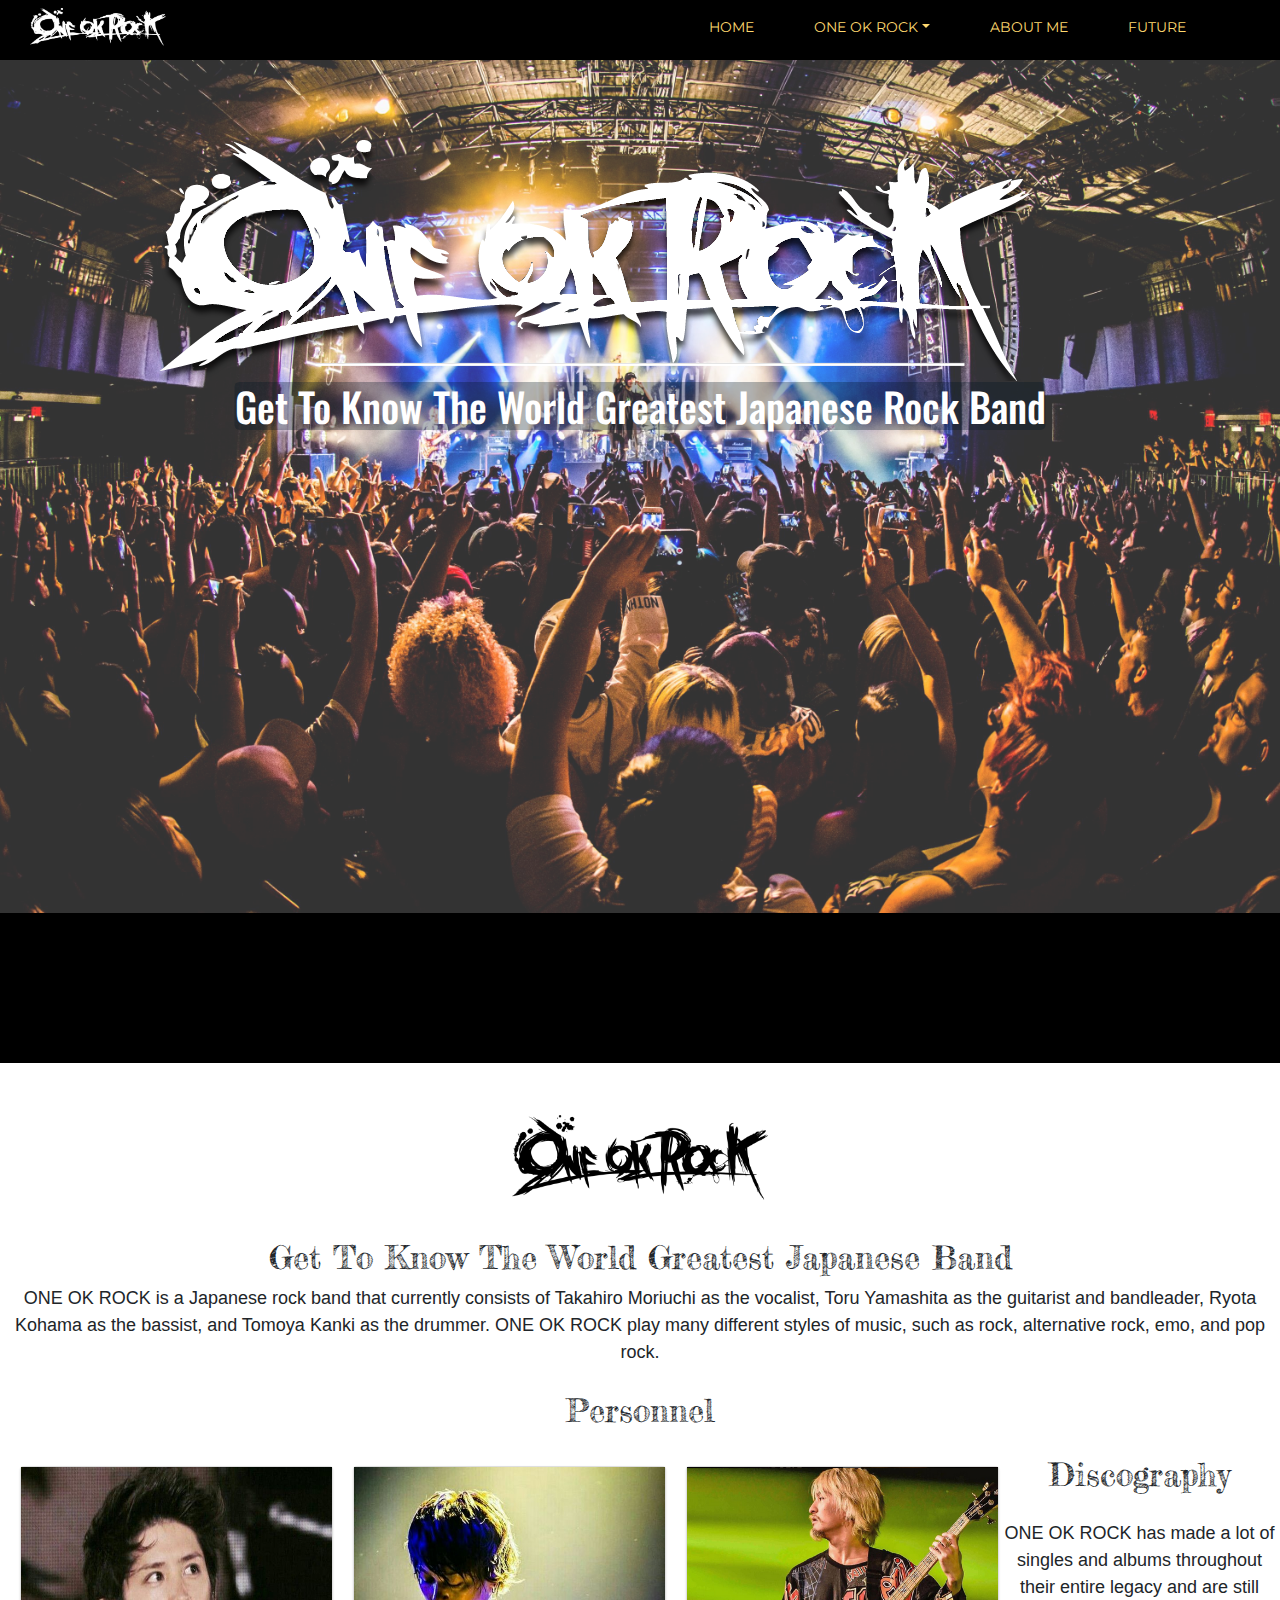
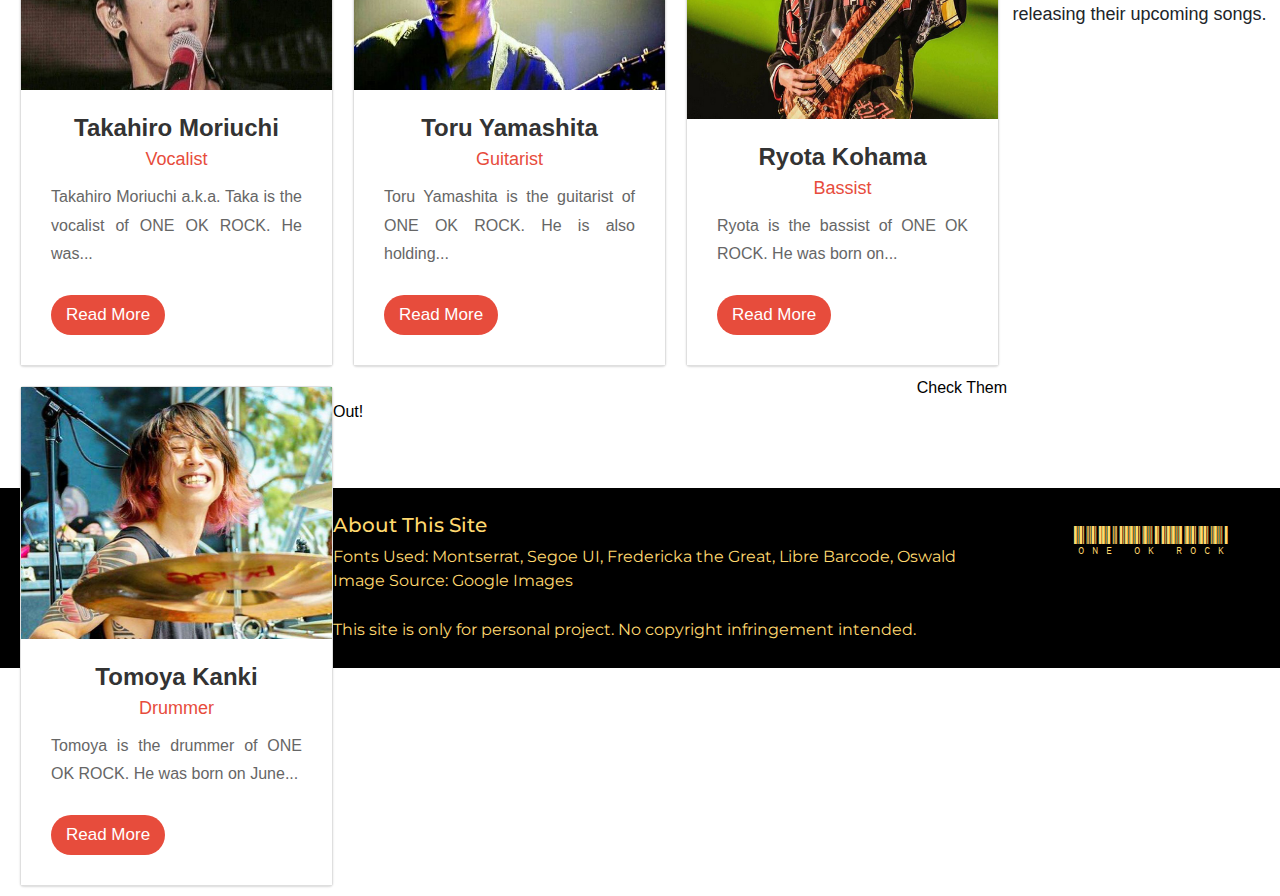
<file: index.html>
<!DOCTYPE html>
<html>
    <head>
        <title>ONE OK ROCK | Landing Page</title>
        <link rel="icon" href="../homenav/favicon.ico">
        <link rel="stylesheet" href="./bootstrap-4.5.3-dist/bootstrap-4.5.3-dist/css/bootstrap.min.css">
        <link rel="stylesheet" href="./css/style.css">
        <link rel="preconnect" href="https://fonts.gstatic.com">
        <link href="https://fonts.googleapis.com/css2?family=Anton&family=Fredericka+the+Great&family=Jost:wght@200&family=Libre+Barcode+39+Text&family=Oswald:wght@300&display=swap" rel="stylesheet">
        <link href="https://fonts.googleapis.com/css2?family=Montserrat:wght@500&display=swap" rel="stylesheet">
    </head>

    <body>
        <!-- navbar -->
        <nav class="navbar-expand-sm sticky-top">
            <a href="../html/index.html"><img class="icon" src="../homenav/oor.png" alt="icon"></a>
            <ul class="navbar-nav">
                <li class="nav-item"><a href="../html/index.html">HOME</a></li>
                <li class="nav-item dropdown">
                    <a class="dropdown-toggle" data-toggle="dropdown" data-target="dropdown_target" href="#">ONE OK ROCK</a>
                    <div class="dropdown-menu" aria-labelledby="dropdown_target">
                        <a href="../html/personnel.html" class="dropdown-item">Personnel</a>
                        <a href="../html/discography.html" class="dropdown-item">Discography</a>
                    </div>
                </li>
                <li class="nav-item"><a href="../html/about.html">ABOUT ME</a></li>
                <li class="nav-item"><a href="../html/future.html">FUTURE</a></li>
            </ul>
        </nav>
    
    <!-- header -->
    <header class="carousel">
        <img class="headerbg" src="../homenav/landing.jpg" alt="Crowd">
        <img class="lead img-fluid" src="../homenav/oor.png">
        <div class="centered">
            <hr>
            <h2>Get To Know The World Greatest Japanese Rock Band</h2>
        </div>
    </header>

    <div class="divider"></div>
    <section>
        <header>
            <img class="blackLogo img-fluid" src="../homenav/oorb.png">
        </header>
        <div class="container-fluid">
            <h2 class="mainhead">Get To Know The World Greatest Japanese Band</h2>
            <p class="maininfo">
            ONE OK ROCK is a Japanese rock band that currently consists of 
            Takahiro Moriuchi as the vocalist, Toru Yamashita as the guitarist and bandleader, 
            Ryota Kohama as the bassist, and Tomoya Kanki as the drummer.
            ONE OK ROCK play many different styles of music, such as rock, alternative rock, emo, and pop rock.
        </p>
        </div>
        <div class="divbg">
            <h2 class="divhead">Personnel</h2>
        <!--Taka-->
        <div class="card">
            <div class="image">
                <img src="../personnel/taka.jpeg">
            </div>
            <div class="content">
                <div class="title">Takahiro Moriuchi</div>
                <div class="sub-title">Vocalist</div>
                <div class="bottom">
                    <p>Takahiro Moriuchi a.k.a. Taka is the vocalist of ONE OK ROCK. He was...</p>
                    <a href="../html/personnel.html#taka"><button>Read More</button></a>
                </div>
            </div>
        </div>
        <!-- Toru -->
        <div class="card" id="targetdrop">
            <div class="image">
                <img src="../personnel/toru.jpg">
            </div>
            <div class="content">
                <div class="title">Toru Yamashita</div>
                <div class="sub-title">Guitarist</div>
                <div class="bottom">
                    <p>Toru Yamashita is the guitarist of ONE OK ROCK. He is also holding...</p>
                    <a href="../html/personnel.html#toru"><button>Read More</button></a>
                </div>
            </div>
        </div>
        <!-- Ryota -->
        <div class="card">
            <div class="image">
                <img src="../personnel/ryota.png">
            </div>
            <div class="content">
                <div class="title">Ryota Kohama</div>
                <div class="sub-title">Bassist</div>
                <div class="bottom">
                    <p>Ryota is the bassist of ONE OK ROCK. He was born on...</p>
                <a href="../html/personnel.html#ryota"><button>Read More</button></a>
                </div>
            </div>
        </div>
        <!-- Tomoya -->
        <div class="card">
            <div class="image">
                <img src="../personnel/tomoya.jpg">
            </div>
            <div class="content">
                <div class="title">Tomoya Kanki</div>
                <div class="sub-title">Drummer</div>
                <div class="bottom">
                    <p>Tomoya is the drummer of ONE OK ROCK. He was born on June...</p>
                    <a href="../html/personnel.html#tomoya"><button>Read More</button></a>
                </div>
            </div>
            </div>
        </div>
    
    <div>
        <h2 class="divhead">Discography</h2>
        <p class="maininfo">ONE OK ROCK has made a lot of singles and albums throughout their
        entire legacy and are still releasing their upcoming songs.
        </p>
        <a class="hyperlink" href="../html/discography.html">Check Them Out!</a>
    </div>
    <div>
        <footer class="container-fluid">
            <h3>About This Site</h3>
            <p>Fonts Used: Montserrat, Segoe UI, Fredericka the Great, Libre Barcode, Oswald</p>
            <span id="barcode">ONE OK ROCK</span>
            <p>Image Source: Google Images</p>
            <p style="margin-top: 2%;">This site is only for personal project.
                No copyright infringement intended.
            </p>
        </footer>
    </div>
    </section>

    <!-- Script Area -->
    <script src="https://code.jquery.com/jquery-3.5.1.slim.min.js" integrity="sha384-DfXdz2htPH0lsSSs5nCTpuj/zy4C+OGpamoFVy38MVBnE+IbbVYUew+OrCXaRkfj" crossorigin="anonymous"></script>
    <script src="https://cdn.jsdelivr.net/npm/bootstrap@4.5.3/dist/js/bootstrap.bundle.min.js" integrity="sha384-ho+j7jyWK8fNQe+A12Hb8AhRq26LrZ/JpcUGGOn+Y7RsweNrtN/tE3MoK7ZeZDyx" crossorigin="anonymous"></script>
    </body>
</html>
</file>
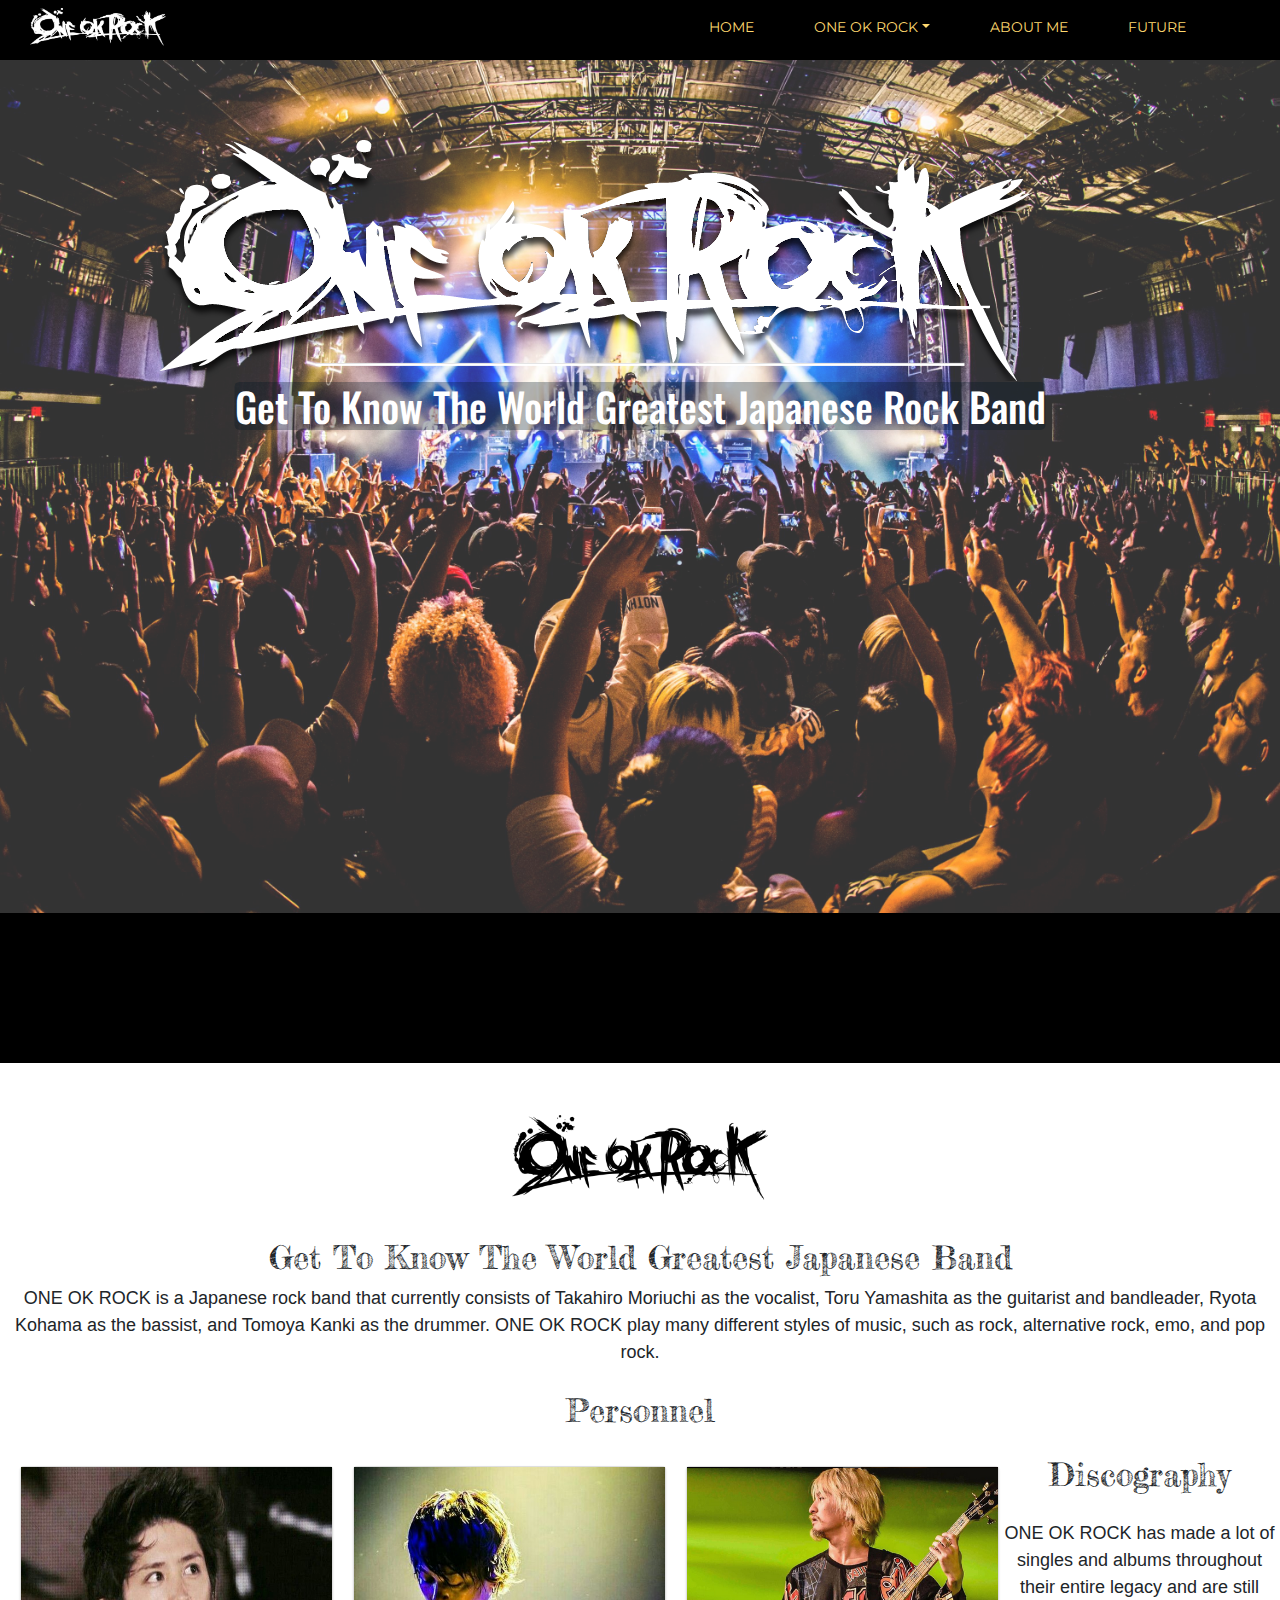
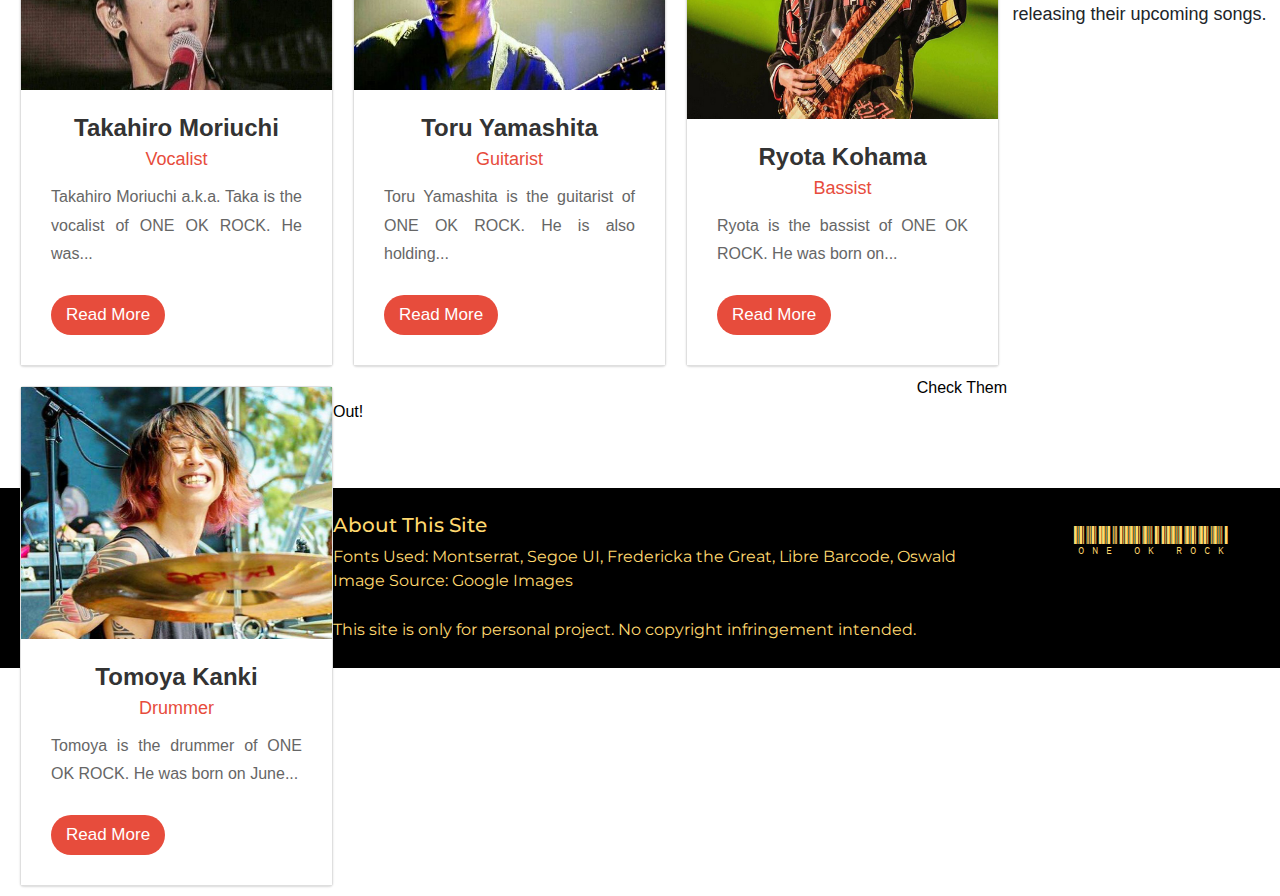
<file: html/index.html>
<!DOCTYPE html>
<html>
    <head>
        <title>ONE OK ROCK | Landing Page</title>
        <link rel="icon" href="../homenav/favicon.ico">
        <link rel="stylesheet" href="../bootstrap-4.5.3-dist/bootstrap-4.5.3-dist/css/bootstrap.min.css">
        <link rel="stylesheet" href="../css/style.css">
        <link rel="preconnect" href="https://fonts.gstatic.com">
        <link href="https://fonts.googleapis.com/css2?family=Anton&family=Fredericka+the+Great&family=Jost:wght@200&family=Libre+Barcode+39+Text&family=Oswald:wght@300&display=swap" rel="stylesheet">
        <link href="https://fonts.googleapis.com/css2?family=Montserrat:wght@500&display=swap" rel="stylesheet">
    </head>

    <body>
        <!-- navbar -->
        <nav class="navbar-expand-sm sticky-top">
            <a href="../html/index.html"><img class="icon" src="../homenav/oor.png" alt="icon"></a>
            <ul class="navbar-nav">
                <li class="nav-item"><a href="../html/index.html">HOME</a></li>
                <li class="nav-item dropdown">
                    <a class="dropdown-toggle" data-toggle="dropdown" data-target="dropdown_target" href="#">ONE OK ROCK</a>
                    <div class="dropdown-menu" aria-labelledby="dropdown_target">
                        <a href="../html/personnel.html" class="dropdown-item">Personnel</a>
                        <a href="../html/discography.html" class="dropdown-item">Discography</a>
                    </div>
                </li>
                <li class="nav-item"><a href="../html/about.html">ABOUT ME</a></li>
                <li class="nav-item"><a href="../html/future.html">FUTURE</a></li>
            </ul>
        </nav>
    
    <!-- header -->
    <header class="carousel">
        <img class="headerbg" src="../homenav/landing.jpg" alt="Crowd">
        <img class="lead img-fluid" src="../homenav/oor.png">
        <div class="centered">
            <hr>
            <h2>Get To Know The World Greatest Japanese Rock Band</h2>
        </div>
    </header>

    <div class="divider"></div>
    <section>
        <header>
            <img class="blackLogo img-fluid" src="../homenav/oorb.png">
        </header>
        <div class="container-fluid">
            <h2 class="mainhead">Get To Know The World Greatest Japanese Band</h2>
            <p class="maininfo">
            ONE OK ROCK is a Japanese rock band that currently consists of 
            Takahiro Moriuchi as the vocalist, Toru Yamashita as the guitarist and bandleader, 
            Ryota Kohama as the bassist, and Tomoya Kanki as the drummer.
            ONE OK ROCK play many different styles of music, such as rock, alternative rock, emo, and pop rock.
        </p>
        </div>
        <div class="divbg">
            <h2 class="divhead">Personnel</h2>
        <!--Taka-->
        <div class="card">
            <div class="image">
                <img src="../personnel/taka.jpeg">
            </div>
            <div class="content">
                <div class="title">Takahiro Moriuchi</div>
                <div class="sub-title">Vocalist</div>
                <div class="bottom">
                    <p>Takahiro Moriuchi a.k.a. Taka is the vocalist of ONE OK ROCK. He was...</p>
                    <a href="../html/personnel.html#taka"><button>Read More</button></a>
                </div>
            </div>
        </div>
        <!-- Toru -->
        <div class="card" id="targetdrop">
            <div class="image">
                <img src="../personnel/toru.jpg">
            </div>
            <div class="content">
                <div class="title">Toru Yamashita</div>
                <div class="sub-title">Guitarist</div>
                <div class="bottom">
                    <p>Toru Yamashita is the guitarist of ONE OK ROCK. He is also holding...</p>
                    <a href="../html/personnel.html#toru"><button>Read More</button></a>
                </div>
            </div>
        </div>
        <!-- Ryota -->
        <div class="card">
            <div class="image">
                <img src="../personnel/ryota.png">
            </div>
            <div class="content">
                <div class="title">Ryota Kohama</div>
                <div class="sub-title">Bassist</div>
                <div class="bottom">
                    <p>Ryota is the bassist of ONE OK ROCK. He was born on...</p>
                <a href="../html/personnel.html#ryota"><button>Read More</button></a>
                </div>
            </div>
        </div>
        <!-- Tomoya -->
        <div class="card">
            <div class="image">
                <img src="../personnel/tomoya.jpg">
            </div>
            <div class="content">
                <div class="title">Tomoya Kanki</div>
                <div class="sub-title">Drummer</div>
                <div class="bottom">
                    <p>Tomoya is the drummer of ONE OK ROCK. He was born on June...</p>
                    <a href="../html/personnel.html#tomoya"><button>Read More</button></a>
                </div>
            </div>
            </div>
        </div>
    
    <div>
        <h2 class="divhead">Discography</h2>
        <p class="maininfo">ONE OK ROCK has made a lot of singles and albums throughout their
        entire legacy and are still releasing their upcoming songs.
        </p>
        <a class="hyperlink" href="../html/discography.html">Check Them Out!</a>
    </div>
    <div>
        <footer class="container-fluid">
            <h3>About This Site</h3>
            <p>Fonts Used: Montserrat, Segoe UI, Fredericka the Great, Libre Barcode, Oswald</p>
            <span id="barcode">ONE OK ROCK</span>
            <p>Image Source: Google Images</p>
            <p style="margin-top: 2%;">This site is only for personal project.
                No copyright infringement intended.
            </p>
        </footer>
    </div>
    </section>

    <!-- Script Area -->
    <script src="https://code.jquery.com/jquery-3.5.1.slim.min.js" integrity="sha384-DfXdz2htPH0lsSSs5nCTpuj/zy4C+OGpamoFVy38MVBnE+IbbVYUew+OrCXaRkfj" crossorigin="anonymous"></script>
    <script src="https://cdn.jsdelivr.net/npm/bootstrap@4.5.3/dist/js/bootstrap.bundle.min.js" integrity="sha384-ho+j7jyWK8fNQe+A12Hb8AhRq26LrZ/JpcUGGOn+Y7RsweNrtN/tE3MoK7ZeZDyx" crossorigin="anonymous"></script>
    </body>
</html>
</file>
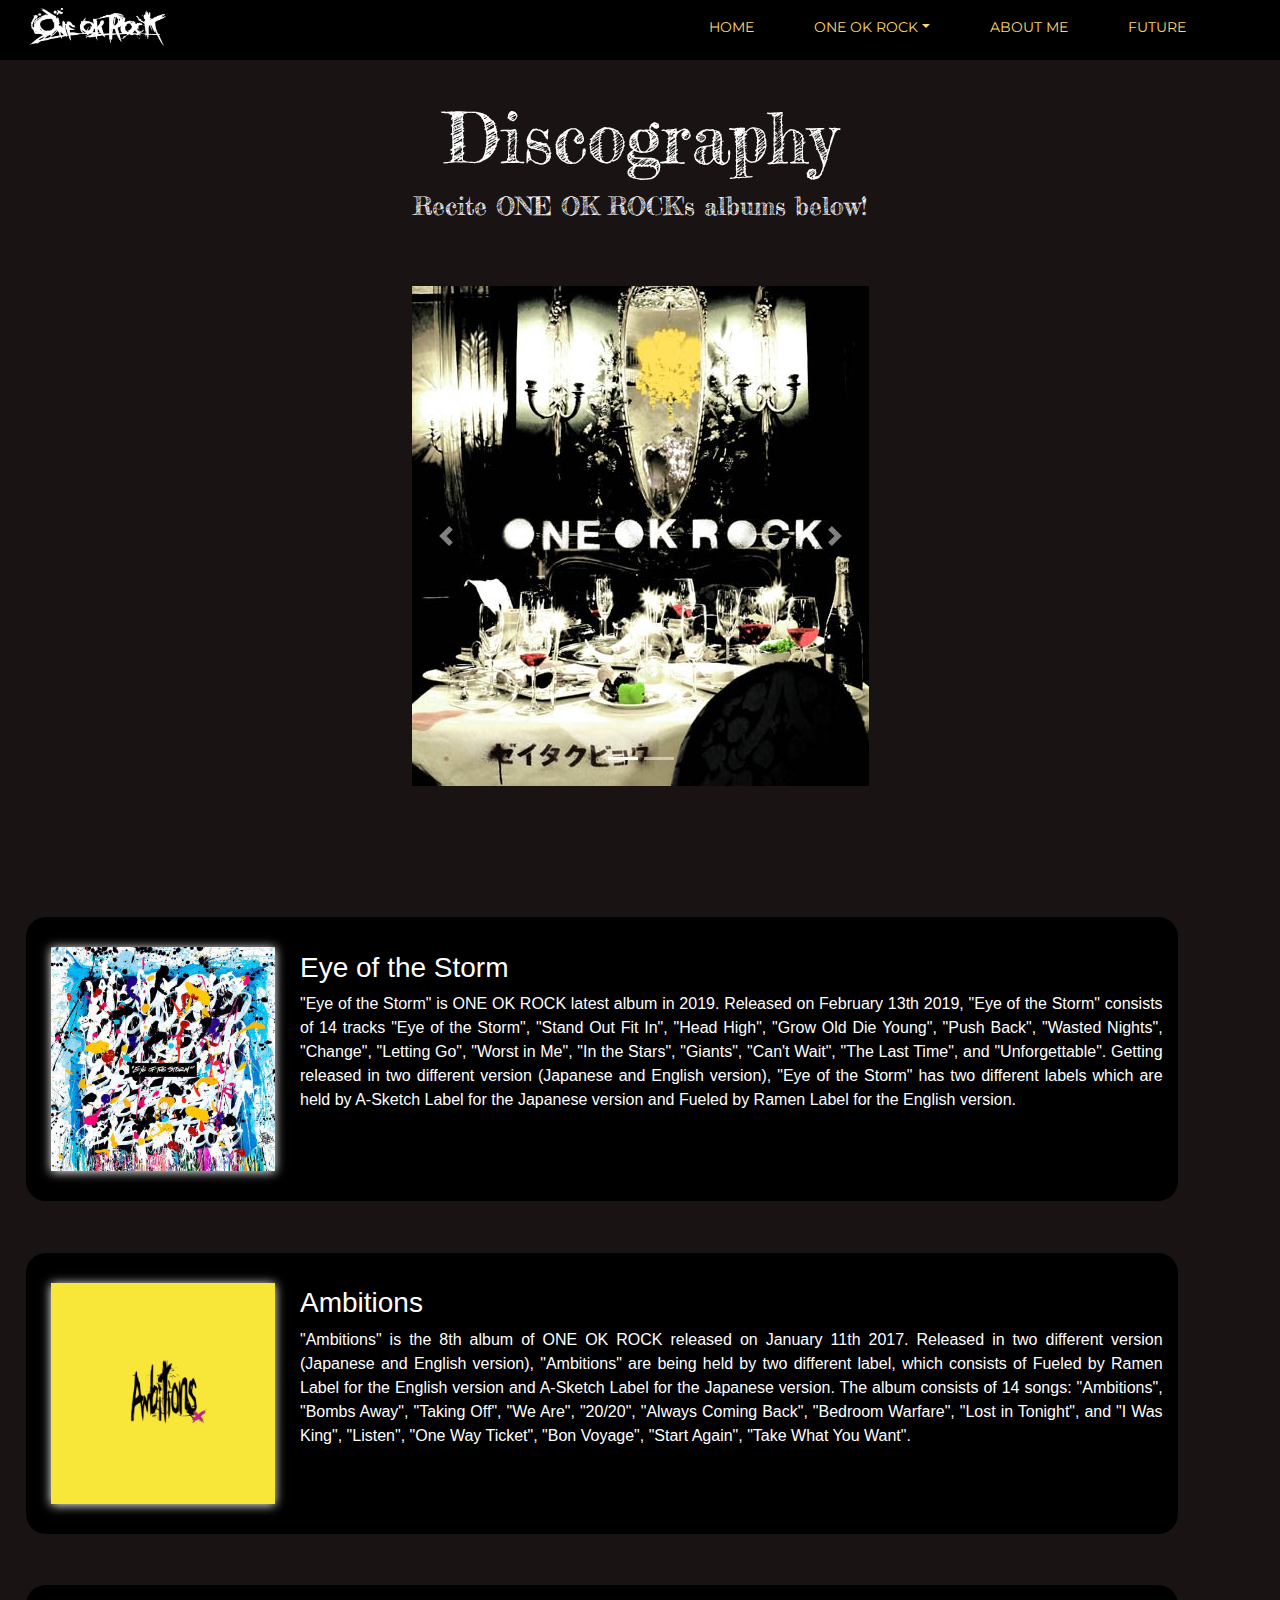
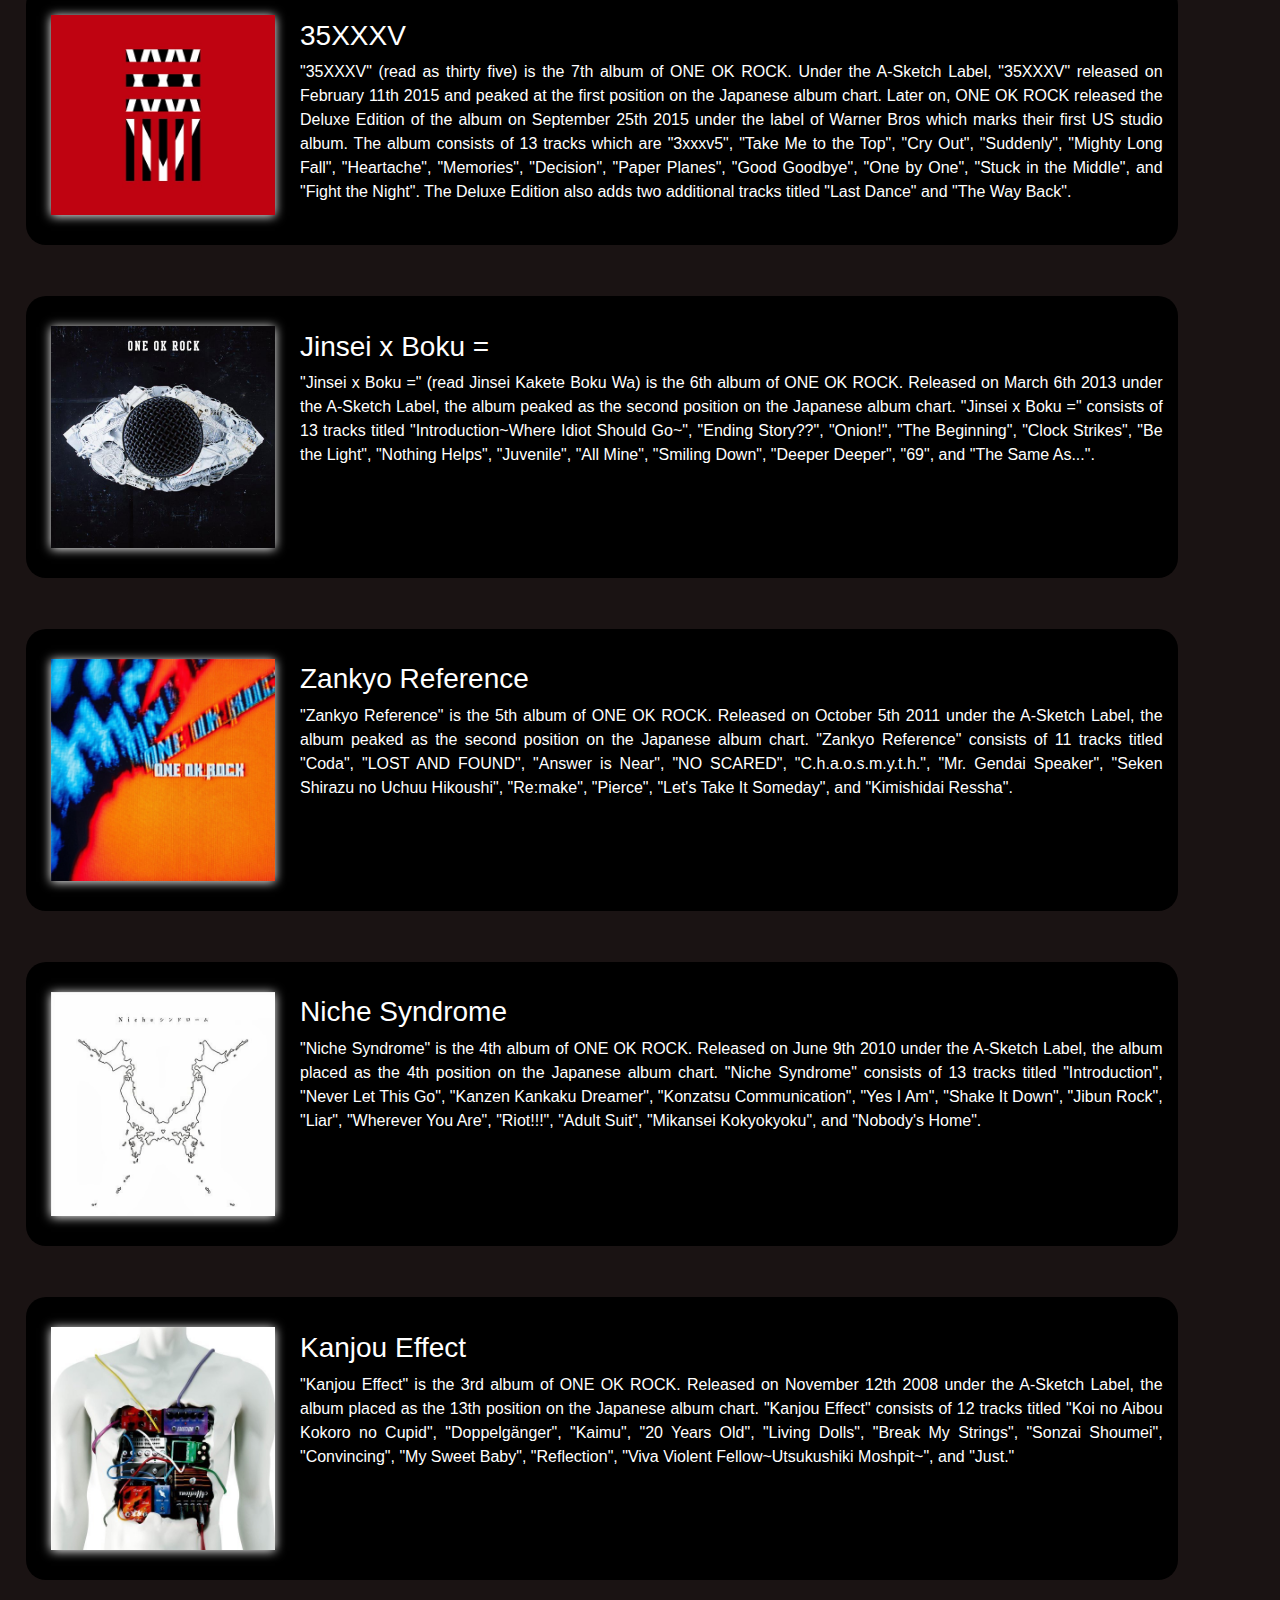
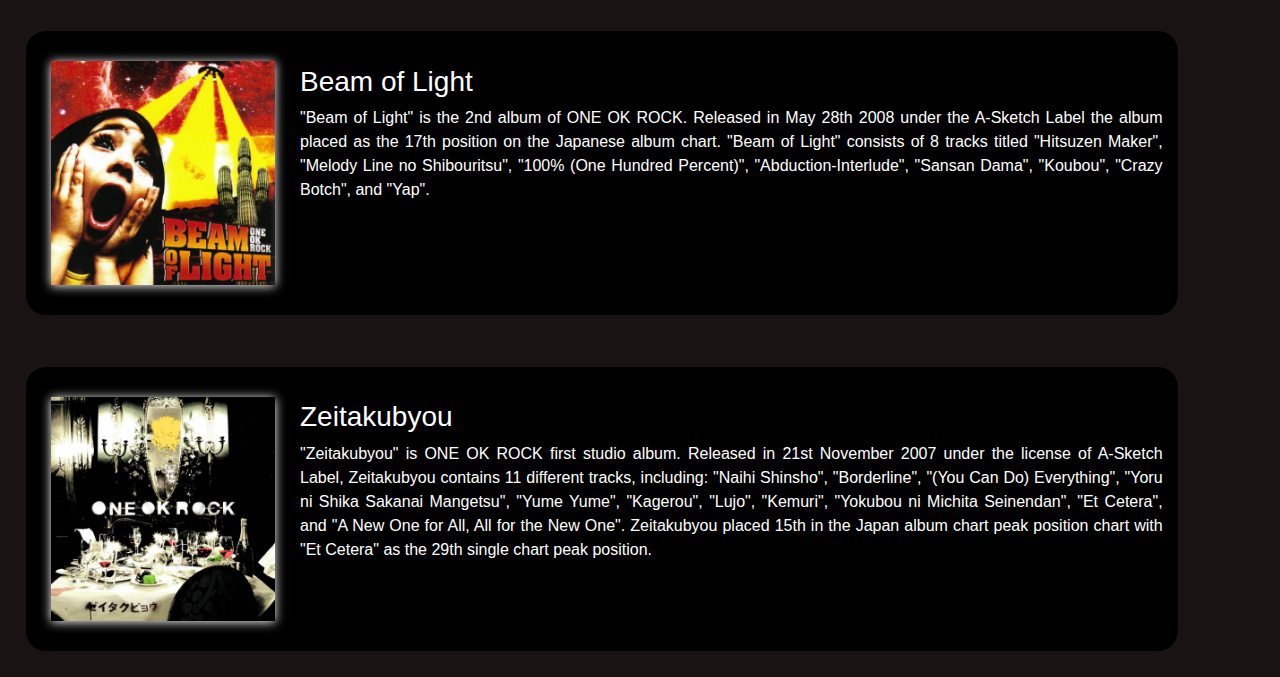
<file: html/discography.html>
<!DOCTYPE html>
<html>
    <head>
        <title>ONE OK ROCK | Discography</title>
        <link rel="icon" href="../homenav/favicon.ico">
        <link rel="stylesheet" href="../bootstrap-4.5.3-dist/bootstrap-4.5.3-dist/css/bootstrap.min.css">
        <link rel="stylesheet" href="../css/discography.css">
        <link href="https://fonts.googleapis.com/css2?family=Fredericka+the+Great&family=Oswald:wght@300&display=swap" rel="stylesheet">
        <link href="https://fonts.googleapis.com/css2?family=Montserrat:wght@500&display=swap" rel="stylesheet">
    </head>

    <body>
        <!-- navbar -->
        <nav class="navbar-expand-sm fixed-top">
            <a href="../index.html"><img class="icon" src="../homenav/oor.png" alt="icon"></a>
            <ul class="navbar-nav">
                <li class="nav-item"><a href="../index.html">HOME</a></li>
                <li class="nav-item dropdown">
                    <a class="dropdown-toggle" data-toggle="dropdown" data-target="dropdown_target" href="#">ONE OK ROCK</a>
                    <div class="dropdown-menu" aria-labelledby="dropdown_target">
                        <a href="../html/personnel.html" class="dropdown-item">Personnel</a>
                        <a href="../html/discography.html" class="dropdown-item">Discography</a>
                    </div>
                </li>
                <li class="nav-item"><a href="../html/about.html">ABOUT ME</a></li>
                <li class="nav-item"><a href="../html/future.html">FUTURE</a></li>
            </ul>
        </nav>

    <!-- Album Description -->
    <section class="seccont">
        <div class="container head">
            <h2 class="headtitle">Discography</h2>
            <p class="headp">Recite ONE OK ROCK's albums below!</p>
        </div>

        <section class="bgslide">
            <div class="container caro">
                <div class="w-75 h-75">
                    <div class="carousel slide" id="carouselEx" data-ride="carousel">
                        <ol class="carousel-indicators">
                            <li data-target="#carouselEx" data-slide-to="0" class="active"></li>
                            <li data-target="#carouselEx" data-slide-to="1"></li>
                        </ol>
                        <div class="carousel-inner">
                            <div class="carousel-item active">
                                <a href="#zeitakubyou"><img src="../albums/2. zeitakubyou.jpg" alt="first slide" class="d-block"></a>
                            </div>
                        
                            <div class="carousel-item">
                                <a href="#ns"><img src="../albums/5. niche syndrome.jpg" alt="second slide" class="d-block"></a>
                            </div>
                        </div>
                        <a href="#carouselEx" class="carousel-control-prev" data-slide="prev">
                            <span class="carousel-control-prev-icon" aria-hidden="true"></span>
                            <span class="sr-only">Previous</span>
                        </a>
                        <a href="#carouselEx" class="carousel-control-next" data-slide="next">
                            <span class="carousel-control-next-icon" aria-hidden="true"></span>
                            <span class="sr-only">Next</span>
                        </a>
                    </div>
                </div>
            </div>
        </section>

        <div class="container-fluid desc">
            <img class="alphleft" src="../albums/10. eye of the storm.jpg" alt="Eye of the Storm">
                <span><h3 class="title">Eye of the Storm</h3></span>
                <span><p>"Eye of the Storm" is ONE OK ROCK latest album in 2019. Released on February 13th 2019, "Eye of the Storm" consists of 14 tracks
                    "Eye of the Storm", "Stand Out Fit In", "Head High", "Grow Old Die Young", "Push Back", "Wasted Nights", "Change", "Letting Go", 
                    "Worst in Me", "In the Stars", "Giants", "Can't Wait", "The Last Time", and "Unforgettable". Getting released in two different version 
                    (Japanese and English version), "Eye of the Storm" has two different labels which are held by A-Sketch Label for the Japanese version 
                    and Fueled by Ramen Label for the English version.
                </p></span>
        </div>

        <div class="container-fluid desc">
            <img class="alphleft" src="../albums/9. ambitions.png" alt="Ambitions">
                <span><h3 class="title">Ambitions</h3></span>
                <span><p>"Ambitions" is the 8th album of ONE OK ROCK released on January 11th 2017. Released in two different version (Japanese and English version), "Ambitions" are being held
                    by two different label, which consists of Fueled by Ramen Label for the English version and A-Sketch Label for the Japanese version. The album consists
                    of 14 songs: "Ambitions", "Bombs Away", "Taking Off", "We Are", "20/20", "Always Coming Back", "Bedroom Warfare", "Lost in Tonight", and "I Was King",
                    "Listen", "One Way Ticket", "Bon Voyage", "Start Again", "Take What You Want". 
                </p></span>
        </div>

        <div class="container-fluid desc">
            <img class="alphleft" src="../albums/8. 35xxxv.jpg" alt="35xxxv">
                <span><h3 class="title">35XXXV</h3></span>
                <span><p>"35XXXV" (read as thirty five) is the 7th album of ONE OK ROCK. Under the A-Sketch Label, "35XXXV" released on February 11th 2015 and peaked at the first position on the Japanese album chart. Later on, ONE OK ROCK
                    released the Deluxe Edition of the album on September 25th 2015 under the label of Warner Bros which marks their first US studio album. The album consists of 13 tracks which are "3xxxv5", "Take Me to the Top", "Cry Out",
                    "Suddenly", "Mighty Long Fall", "Heartache", "Memories", "Decision", "Paper Planes", "Good Goodbye", "One by One", "Stuck in the Middle", and "Fight the Night". The Deluxe Edition also adds two additional tracks titled "Last Dance"
                    and "The Way Back".
                </p></span>
        </div>

        <div class="container-fluid desc">
            <img class="alphleft" src="../albums/7. jinsei x boku.jpg" alt="Jinsei x Boku =">
                <span><h3 class="title">Jinsei x Boku =</h3></span>
                <span><p>"Jinsei x Boku =" (read Jinsei Kakete Boku Wa) is the 6th album of ONE OK ROCK. Released on March 6th 2013 under the A-Sketch Label, the album peaked as the second position on the Japanese album chart.
                    "Jinsei x Boku =" consists of 13 tracks titled "Introduction~Where Idiot Should Go~", "Ending Story??", "Onion!", "The Beginning", "Clock Strikes", "Be the Light", "Nothing Helps", "Juvenile", "All Mine", "Smiling Down", "Deeper Deeper",
                    "69", and "The Same As...".</p></span>
        </div>

        <div class="container-fluid desc">
            <img class="alphleft" src="../albums/6. zankyou reference.jpg" alt="Zankyo Reference">
                <span><h3 class="title">Zankyo Reference</h3></span>
                <span><p>"Zankyo Reference" is the 5th album of ONE OK ROCK. Released on October 5th 2011 under the A-Sketch Label, the album peaked as the second position on the Japanese album chart.
                    "Zankyo Reference" consists of 11 tracks titled "Coda", "LOST AND FOUND", "Answer is Near", "NO SCARED", "C.h.a.o.s.m.y.t.h.", "Mr. Gendai Speaker", "Seken Shirazu no Uchuu Hikoushi", "Re:make", "Pierce", "Let's Take It Someday",
                    and "Kimishidai Ressha".</p></span>
        </div>

        <div class="container-fluid desc">
            <img class="alphleft" id="ns" src="../albums/5. niche syndrome.jpg" alt="Niche Syndrome">
                <span><h3 class="title">Niche Syndrome</h3></span>
                <span><p>"Niche Syndrome" is the 4th album of ONE OK ROCK. Released on June 9th 2010 under the A-Sketch Label, the album placed as the 4th position on the Japanese album chart. "Niche Syndrome" consists of 13 tracks titled "Introduction", "Never Let This Go",
                    "Kanzen Kankaku Dreamer", "Konzatsu Communication", "Yes I Am", "Shake It Down", "Jibun Rock", "Liar", "Wherever You Are", "Riot!!!", "Adult Suit", "Mikansei Kokyokyoku", and "Nobody's Home".</p></span>
        </div>
        
        <div class="container-fluid desc">
            <img class="alphleft" src="../albums/4.  kanjo effect.jpg" alt="Kanjou Effect">
                <span><h3 class="title">Kanjou Effect</h3></span>
                <span><p>"Kanjou Effect" is the 3rd album of ONE OK ROCK. Released on November 12th 2008 under the A-Sketch Label, the album placed as the 13th position on the Japanese album chart. "Kanjou Effect" consists of 12 tracks titled "Koi no Aibou Kokoro no Cupid",
                    "Doppelgänger", "Kaimu", "20 Years Old", "Living Dolls", "Break My Strings", "Sonzai Shoumei", "Convincing", "My Sweet Baby", "Reflection", "Viva Violent Fellow~Utsukushiki Moshpit~", and "Just."
                </p></span>
        </div>

        <div class="container-fluid desc">
            <img class="alphleft" src="../albums/3. beam of light.jpg" alt="Beam of Light">
                <span><h3 class="title">Beam of Light</h3></span>
                <span><p>"Beam of Light" is the 2nd album of ONE OK ROCK. Released in May 28th 2008 under the A-Sketch Label the album placed as the 17th position on the Japanese album chart. "Beam of Light" consists of 8 tracks titled "Hitsuzen Maker", "Melody Line no Shibouritsu",
                    "100% (One Hundred Percent)", "Abduction-Interlude", "Sansan Dama", "Koubou", "Crazy Botch", and "Yap".
                </p></span>
        </div>

        <div class="container-fluid desc">
            <img class="alphleft" id="zeitakubyou" src="../albums/2. zeitakubyou.jpg" alt="Zeitakubyou">
                <span><h3 class="title">Zeitakubyou</h3></span>
                <span><p>"Zeitakubyou" is ONE OK ROCK first studio album. Released in 21st November 2007 under the
                    license of A-Sketch Label, Zeitakubyou contains 11 different tracks, including: "Naihi Shinsho",
                    "Borderline", "(You Can Do) Everything", "Yoru ni Shika Sakanai Mangetsu", "Yume Yume", "Kagerou", 
                    "Lujo", "Kemuri", "Yokubou ni Michita Seinendan", "Et Cetera", and "A New One for All, All for the New One".
                    Zeitakubyou placed 15th in the Japan album chart peak position chart with "Et Cetera" as the 29th single chart peak position.
                </p></span>
        </div>
    </section>

    <!-- Script Area -->
        <script src="https://code.jquery.com/jquery-3.5.1.slim.min.js" integrity="sha384-DfXdz2htPH0lsSSs5nCTpuj/zy4C+OGpamoFVy38MVBnE+IbbVYUew+OrCXaRkfj" crossorigin="anonymous"></script>
        <script src="https://cdn.jsdelivr.net/npm/bootstrap@4.5.3/dist/js/bootstrap.bundle.min.js" integrity="sha384-ho+j7jyWK8fNQe+A12Hb8AhRq26LrZ/JpcUGGOn+Y7RsweNrtN/tE3MoK7ZeZDyx" crossorigin="anonymous"></script>
        <script src="../bootstrap-4.5.3-dist/bootstrap-4.5.3-dist/js/bootstrap.min.js"></script>
        <script src="https://cdn.jsdelivr.net/npm/popper.js@1.16.1/dist/umd/popper.min.js" integrity="sha384-9/reFTGAW83EW2RDu2S0VKaIzap3H66lZH81PoYlFhbGU+6BZp6G7niu735Sk7lN" crossorigin="anonymous"></script>
        <script src="https://cdn.jsdelivr.net/npm/bootstrap@4.5.3/dist/js/bootstrap.min.js" integrity="sha384-w1Q4orYjBQndcko6MimVbzY0tgp4pWB4lZ7lr30WKz0vr/aWKhXdBNmNb5D92v7s" crossorigin="anonymous"></script>
    </body>
</html>
</file>
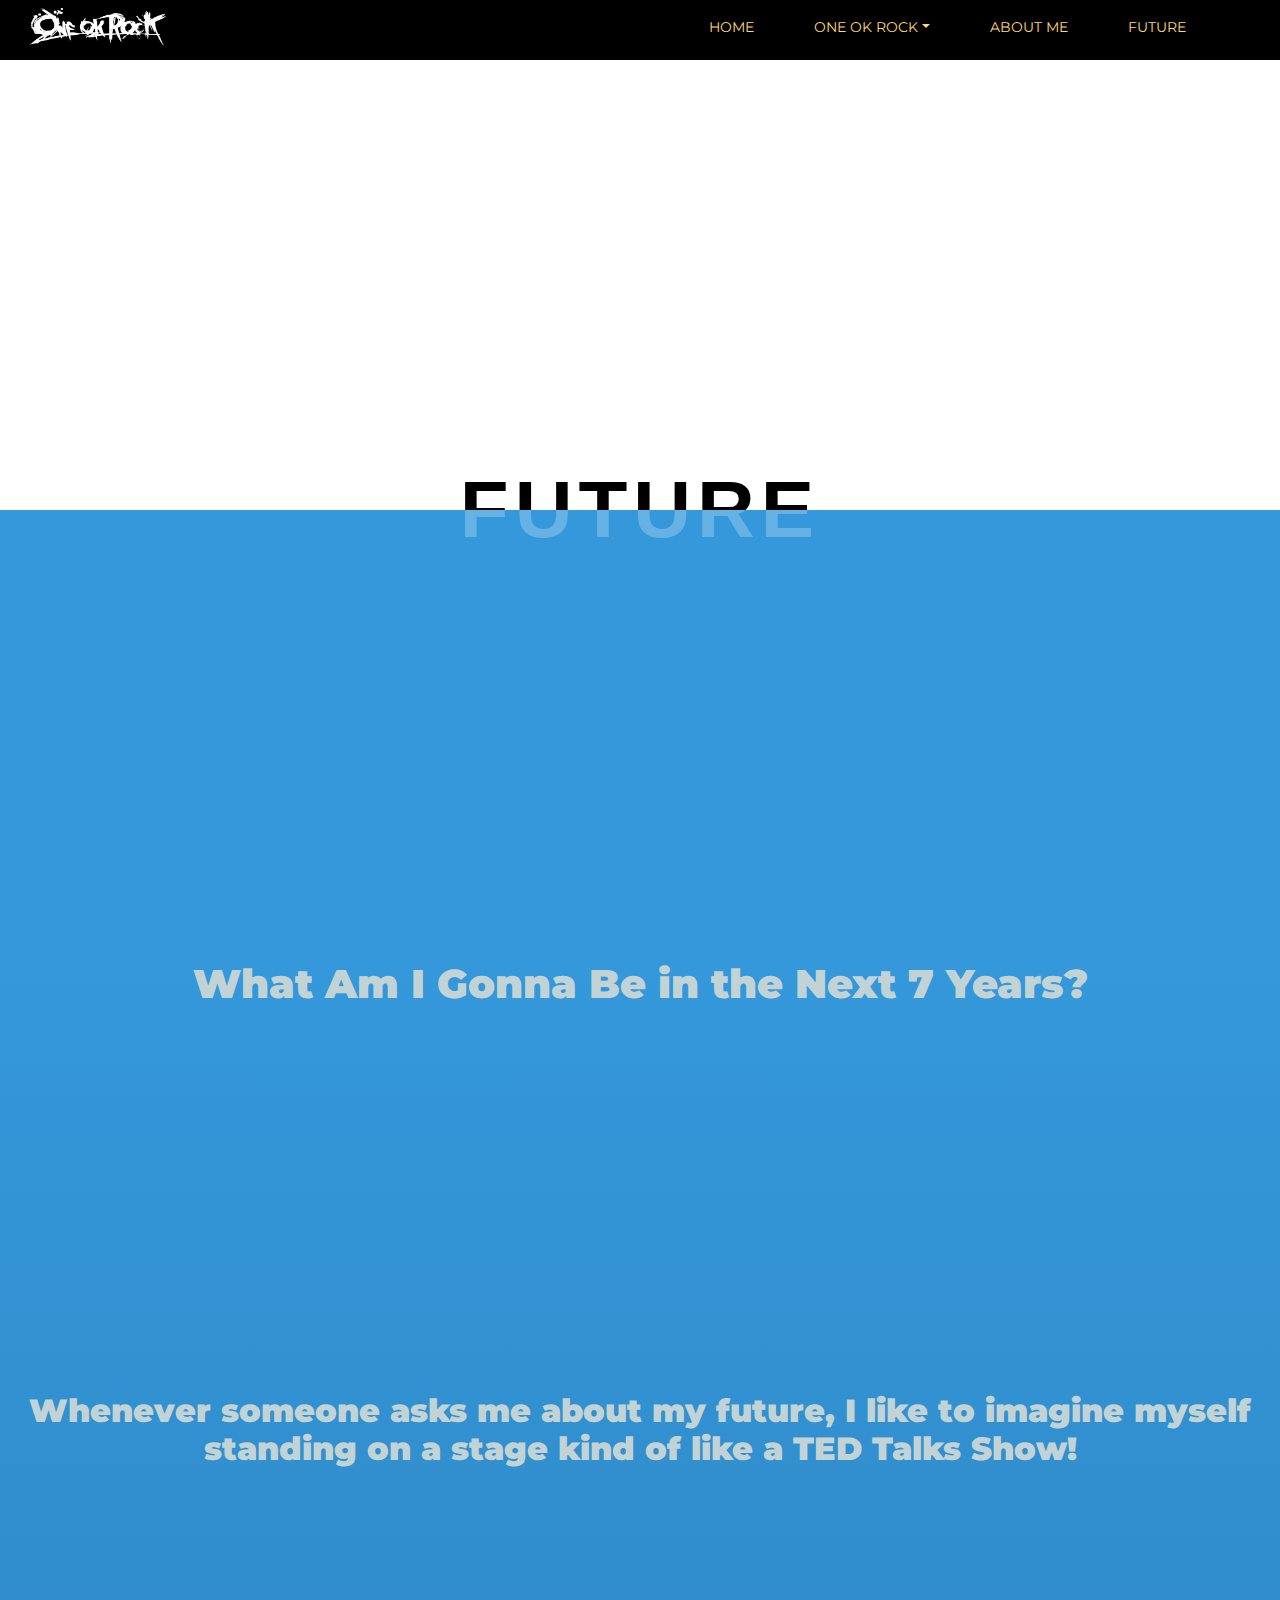
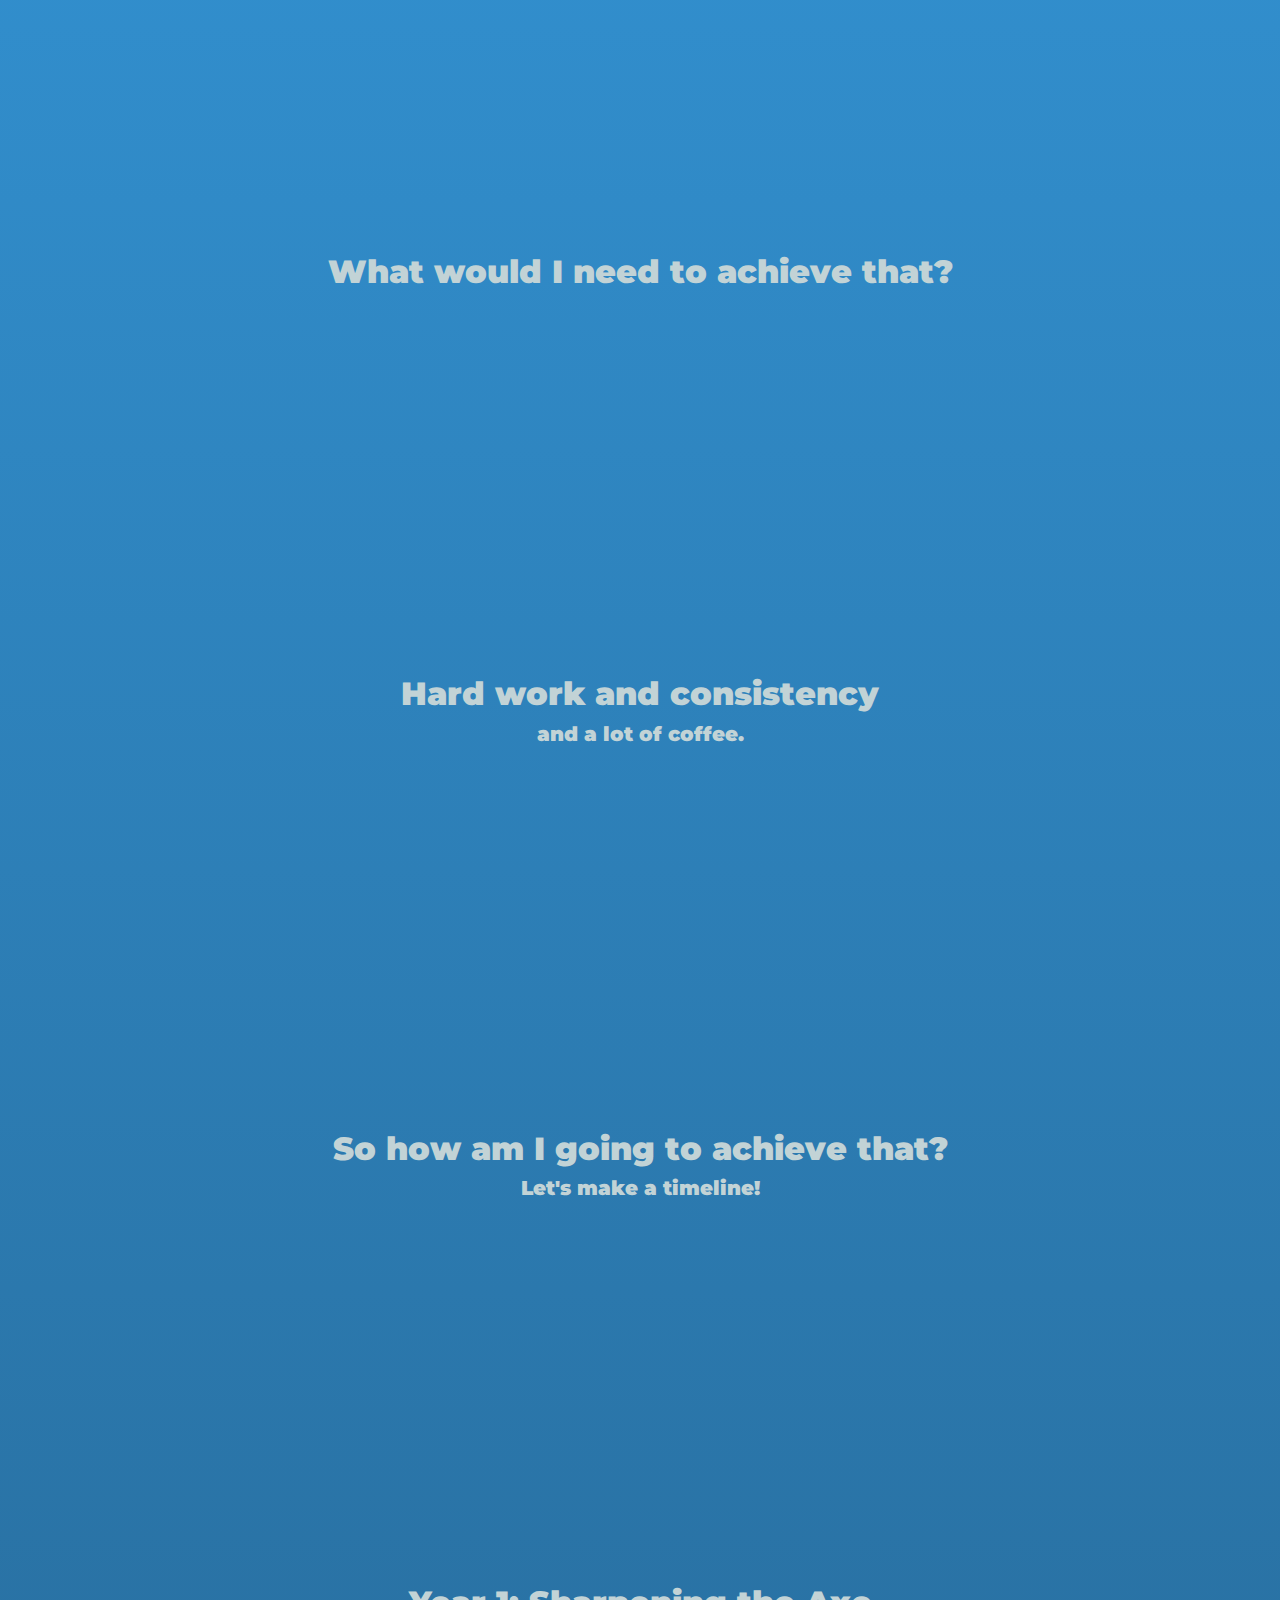
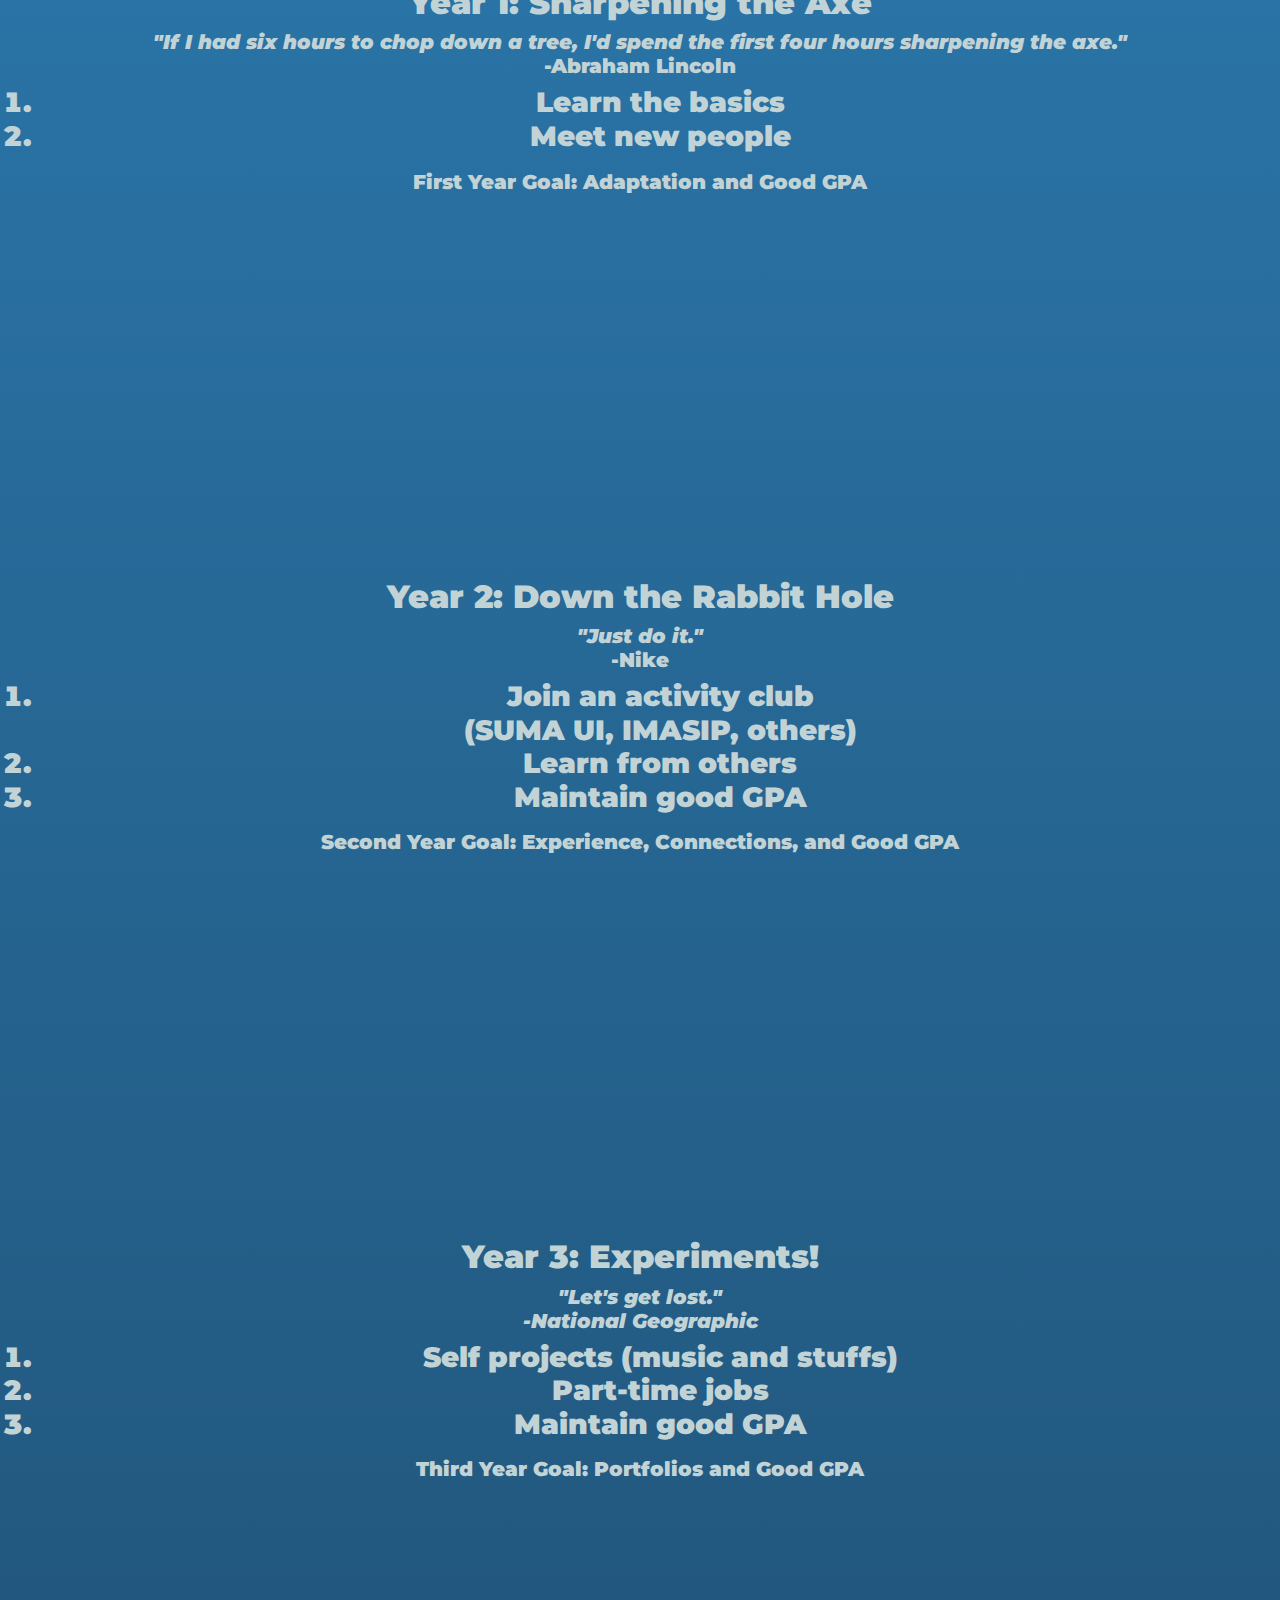
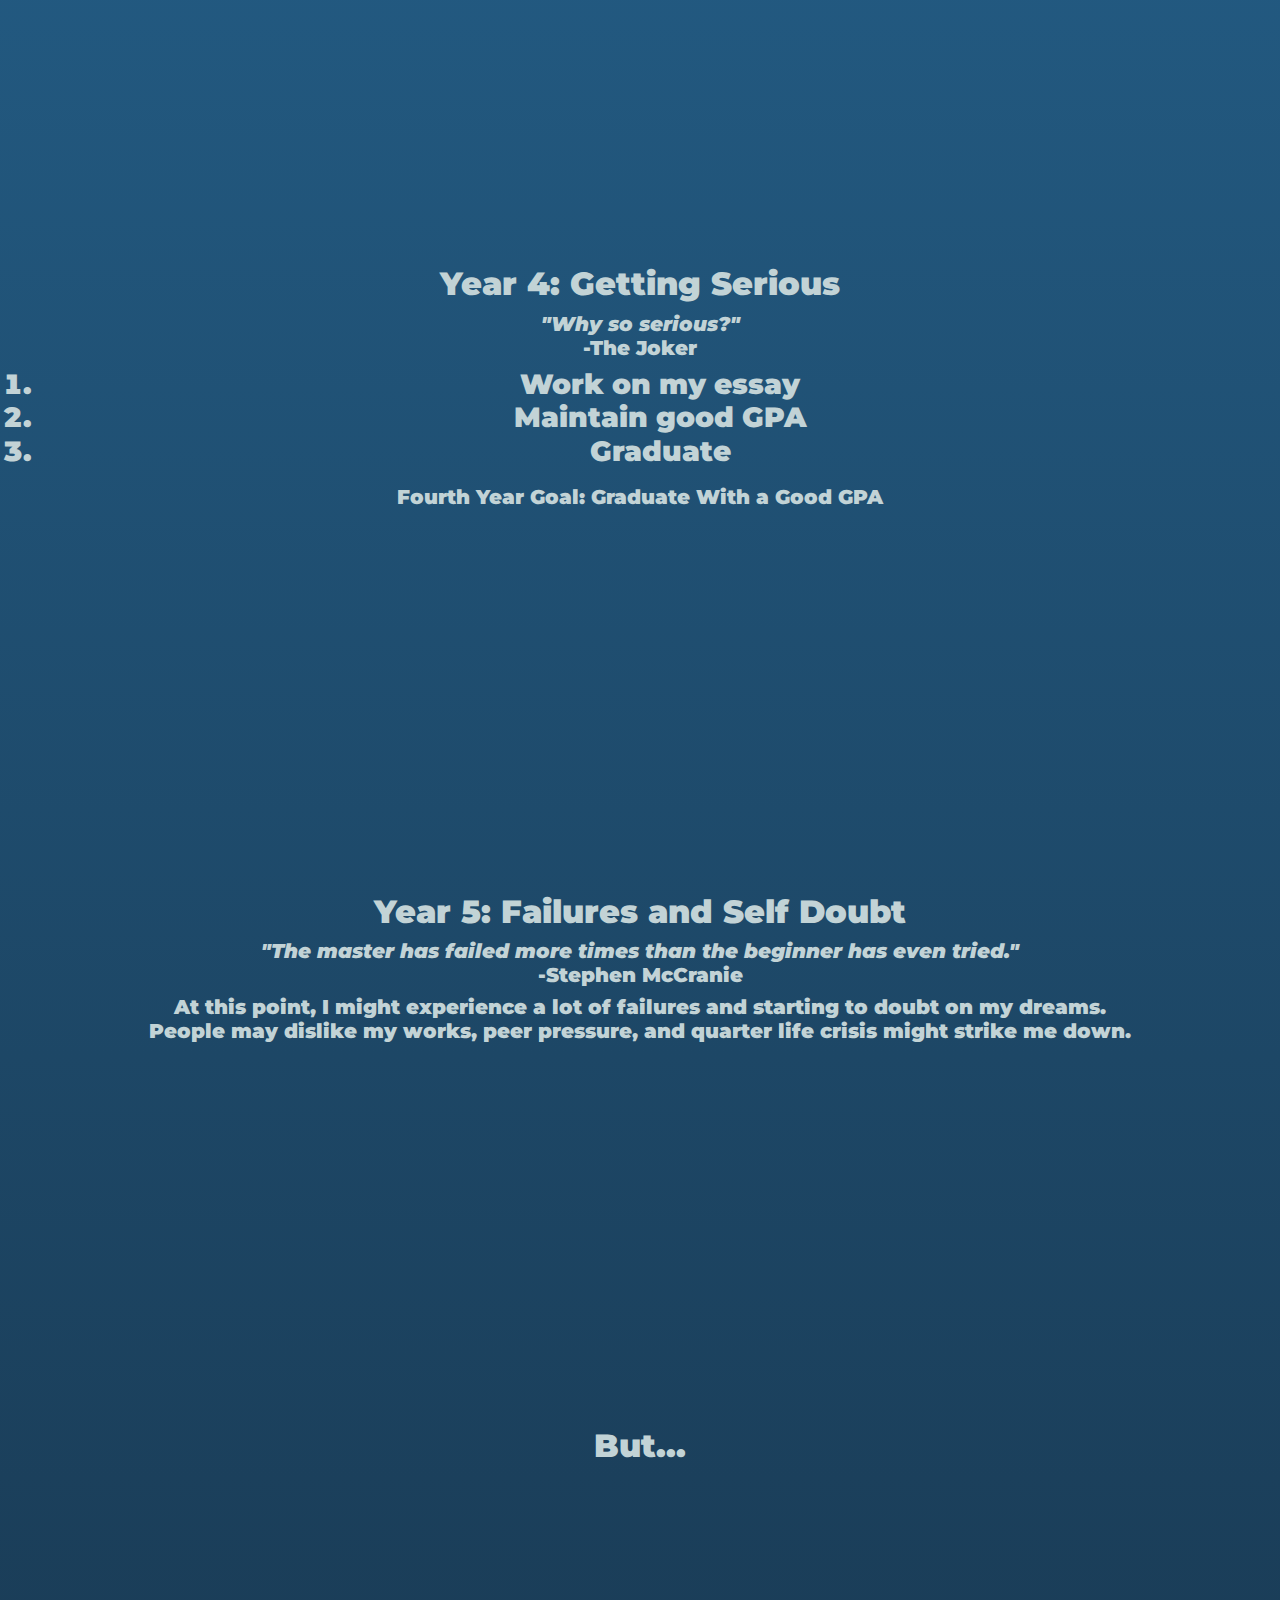
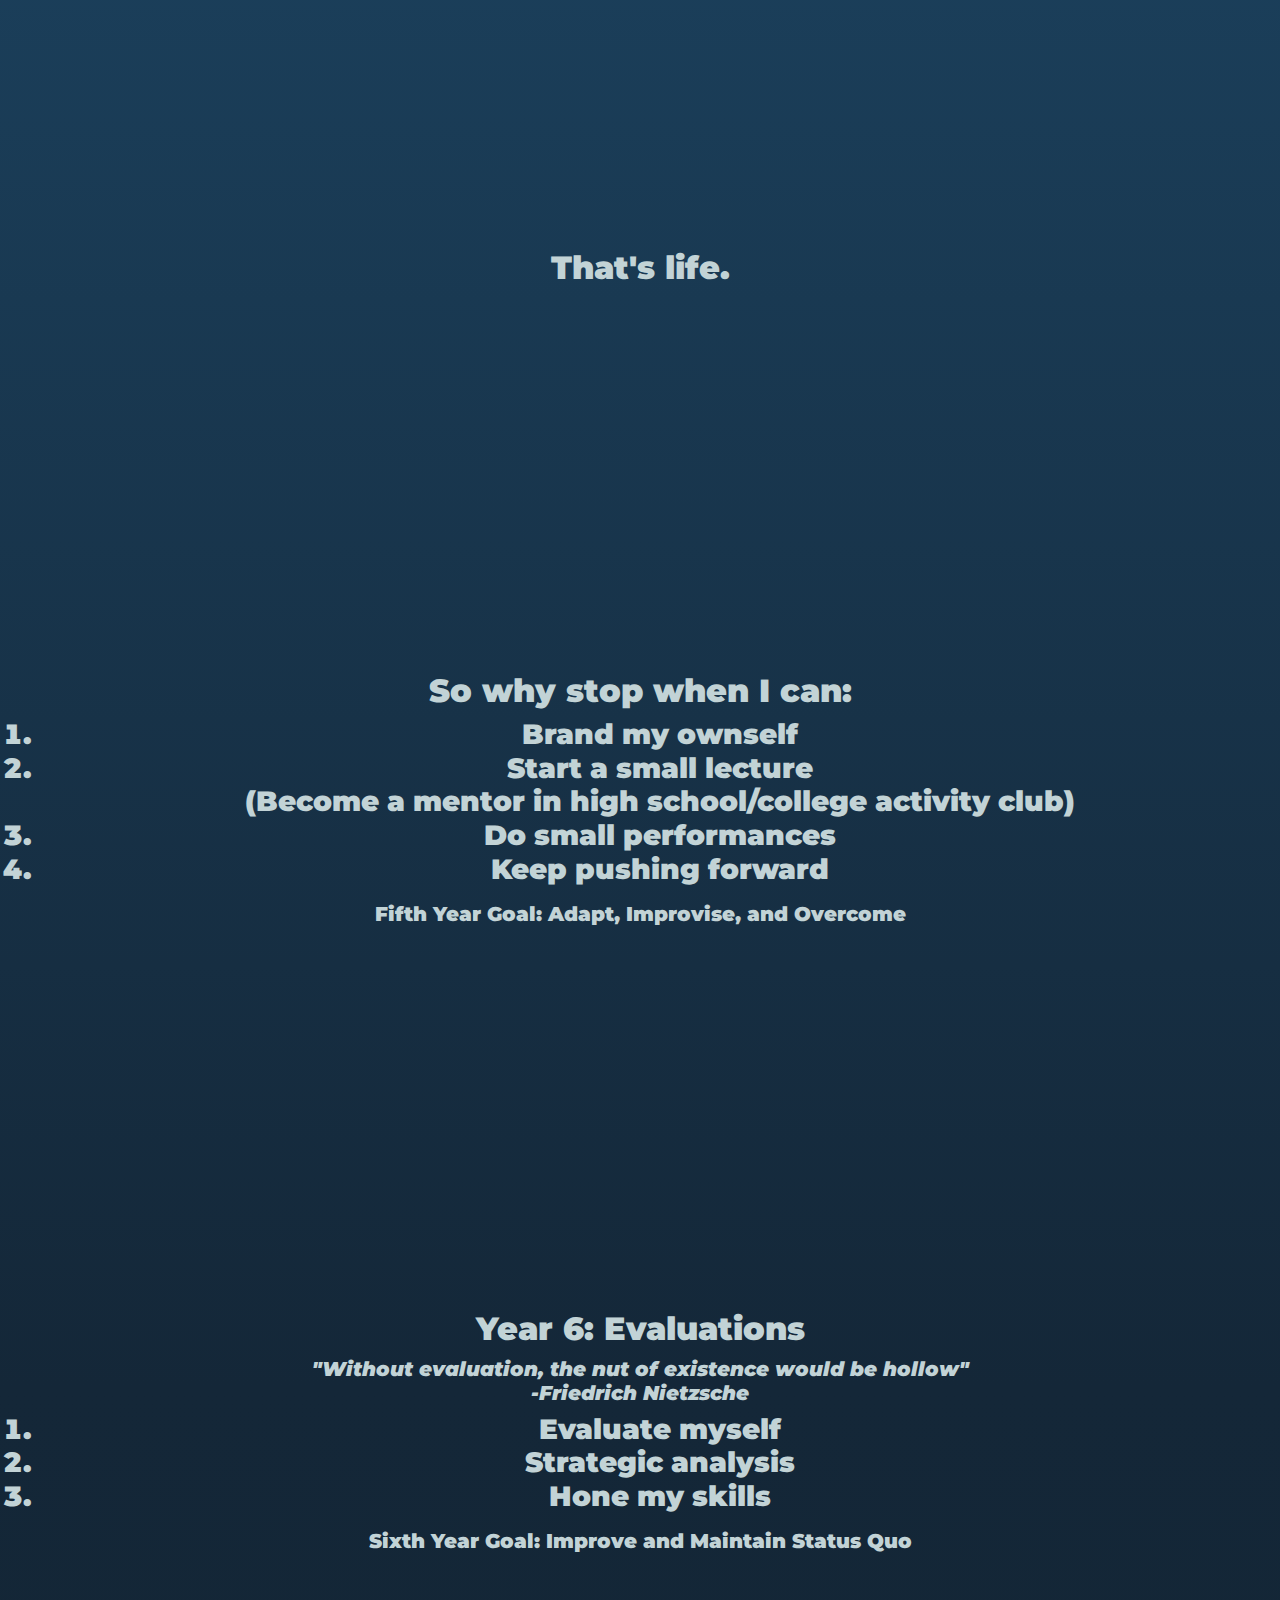
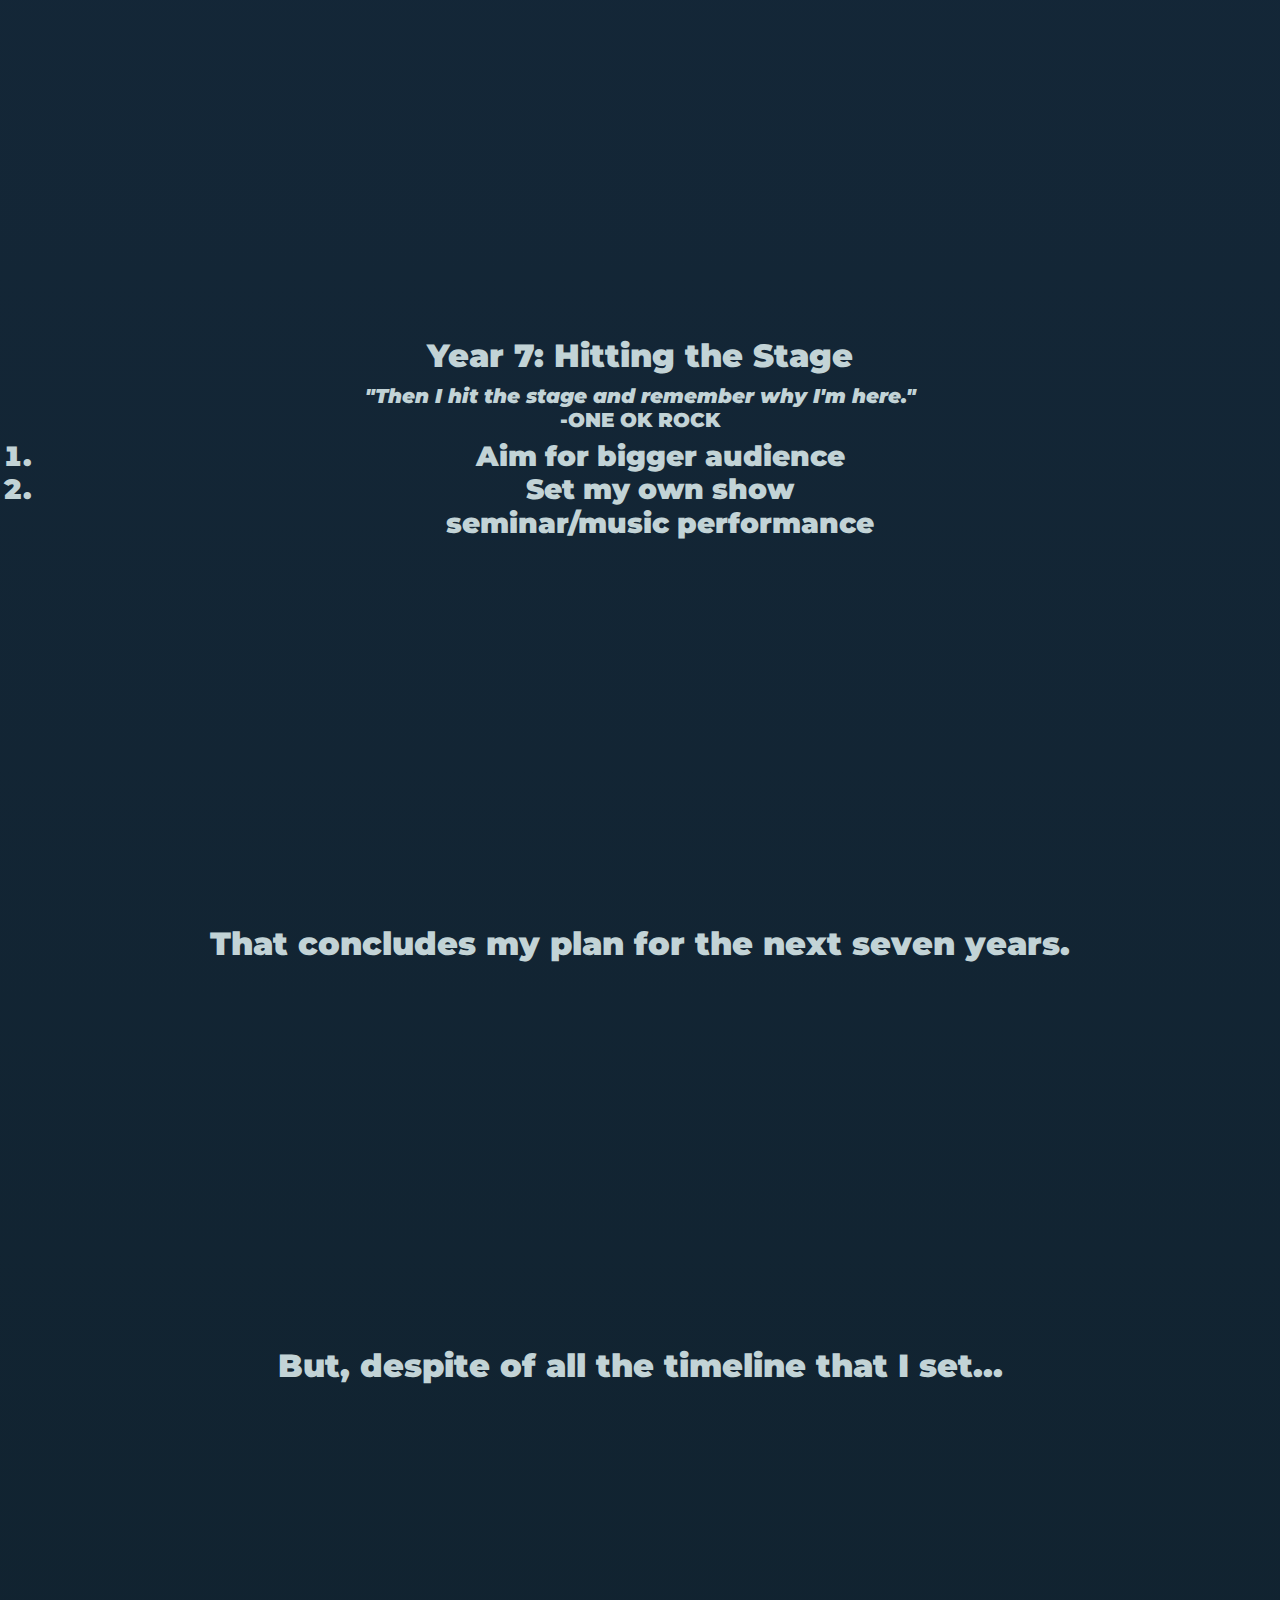
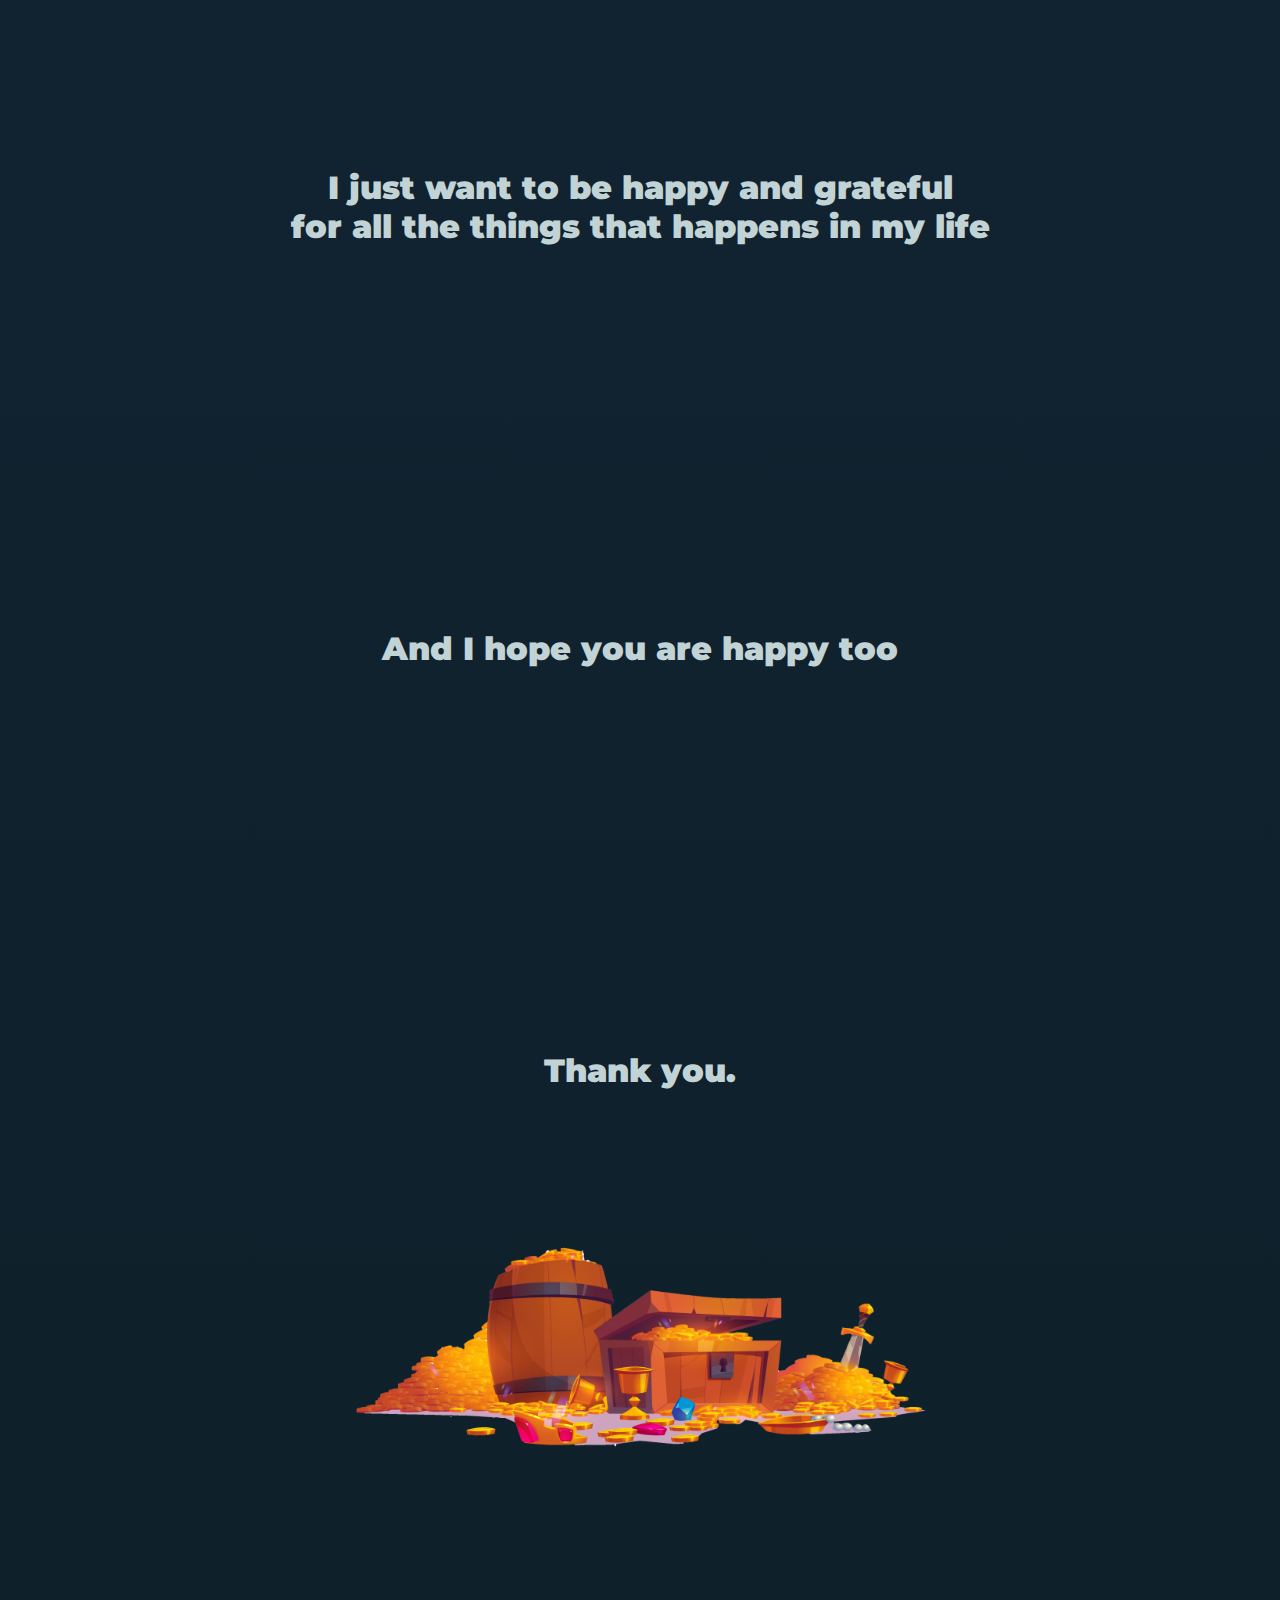
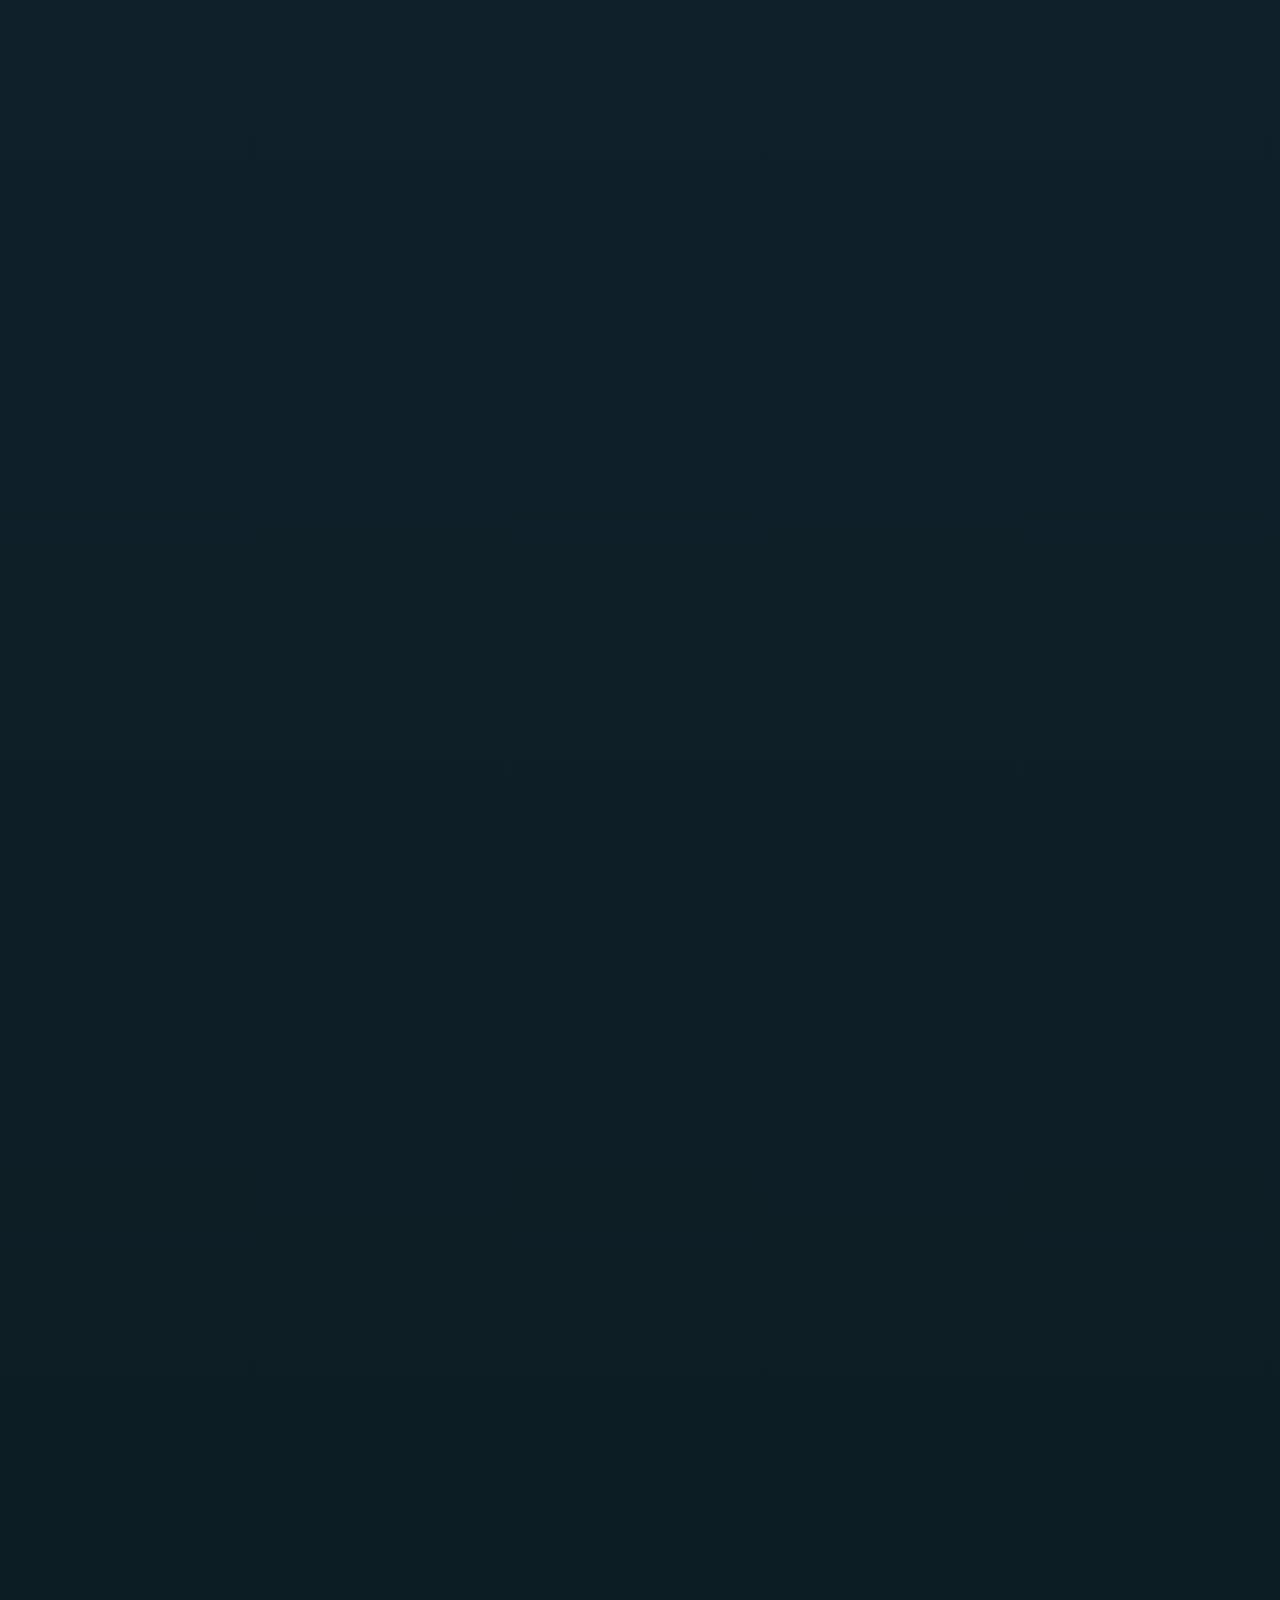
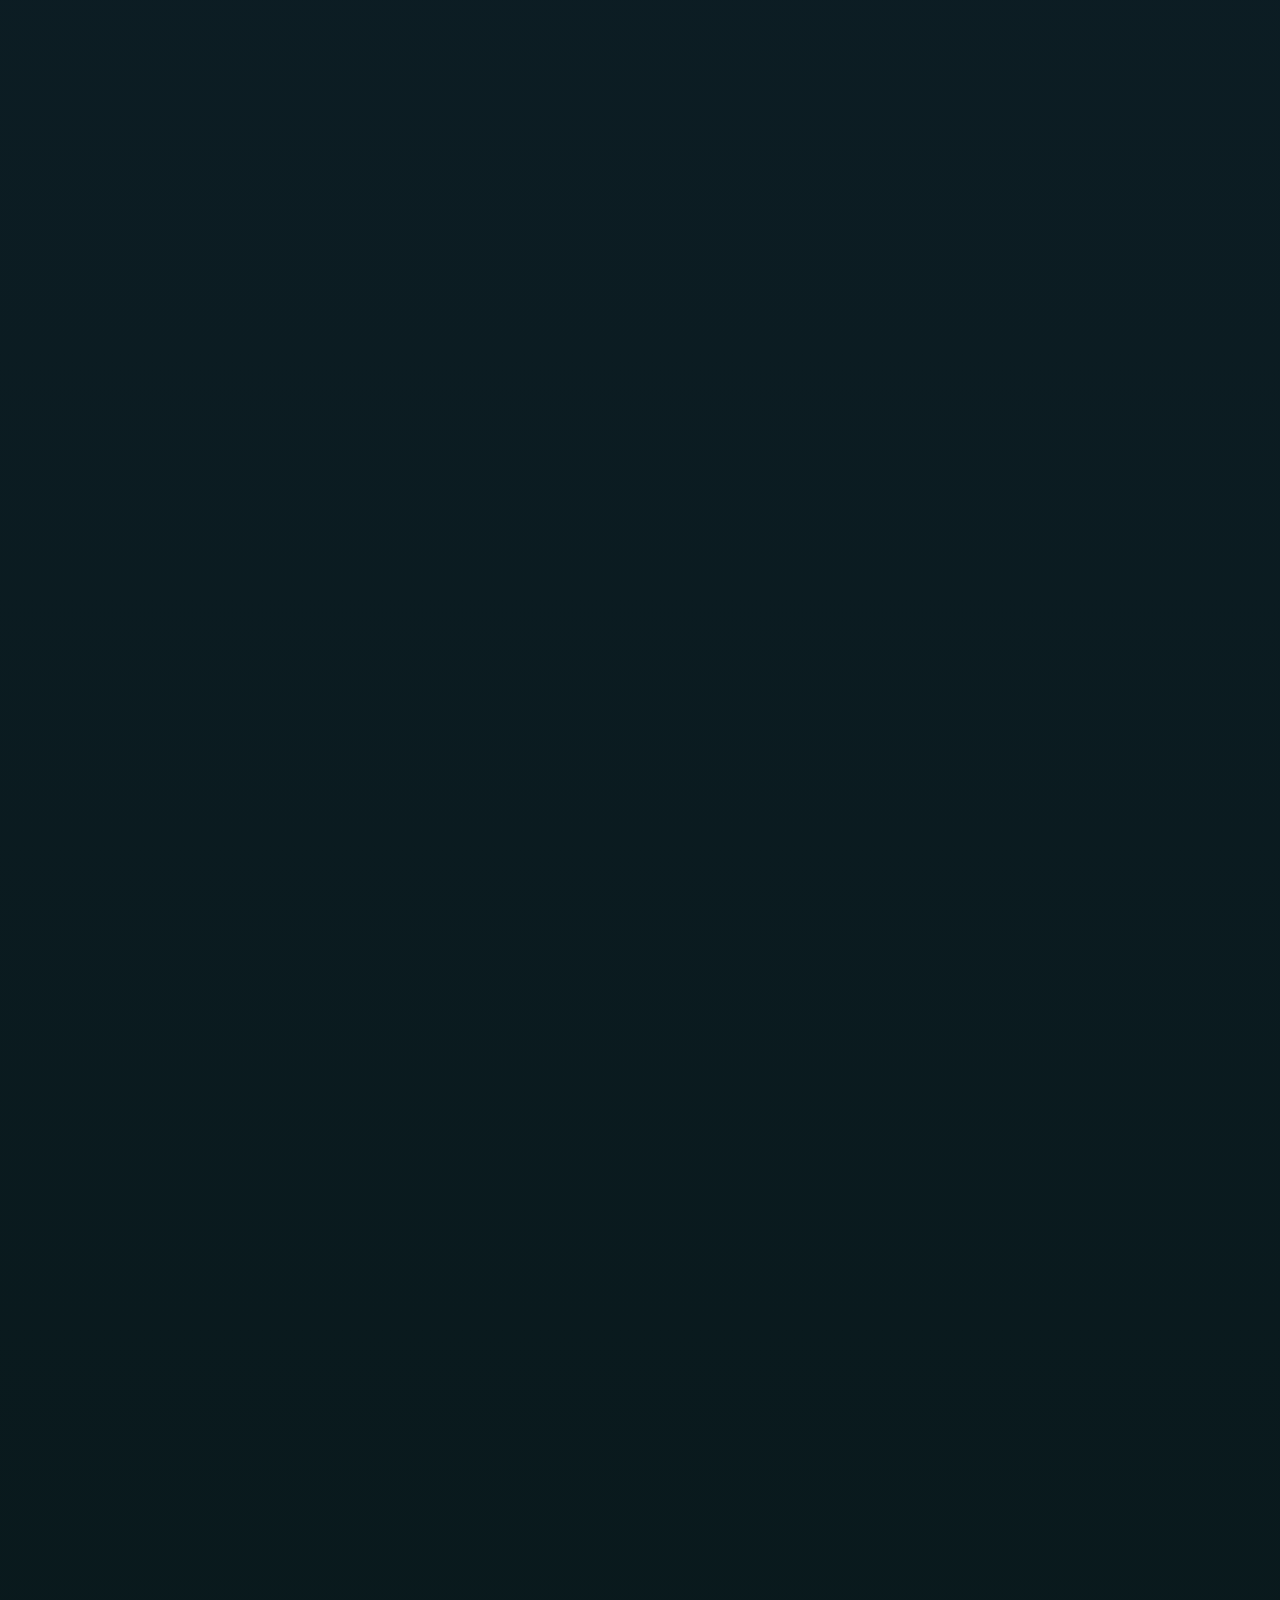
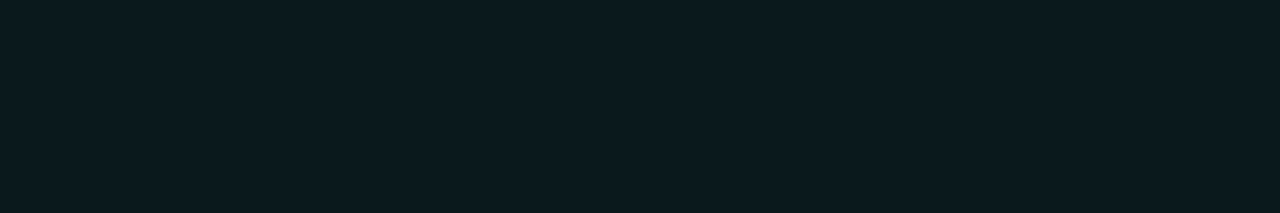
<file: html/future.html>
<!DOCTYPE html>
<html>
    <head>
        <title>My Future Plan</title>
        <link rel="stylesheet" href="../bootstrap-4.5.3-dist/bootstrap-4.5.3-dist/css/bootstrap.min.css">
        <link rel="stylesheet" href="../css/future.css">
        <link href="https://fonts.googleapis.com/css2?family=Fredericka+the+Great&family=Oswald:wght@300&display=swap" rel="stylesheet">
        <link href="https://fonts.googleapis.com/css2?family=Montserrat:wght@500&display=swap" rel="stylesheet">
    </head>

    <body>
        <!-- navbar -->
        <nav class="navbar-expand-sm sticky-top">
            <a href="../index.html"><img class="icon" src="../homenav/oor.png" alt="icon"></a>
            <ul class="navbar-nav">
                <li class="nav-item"><a href="../index.html">HOME</a></li>
                <li class="nav-item dropdown">
                    <a class="dropdown-toggle" data-toggle="dropdown" data-target="dropdown_target" href="#">ONE OK ROCK</a>
                    <div class="dropdown-menu" aria-labelledby="dropdown_target">
                        <a href="../html/personnel.html" class="dropdown-item">Personnel</a>
                        <a href="../html/discography.html" class="dropdown-item">Discography</a>
                    </div>
                </li>
                <li class="nav-item"><a href="../html/about.html">ABOUT ME</a></li>
                <li class="nav-item"><a href="../html/future.html">FUTURE</a></li>
            </ul>
        </nav>

<section class="sea">
    <div class="floating-text" data-text="Future">FUTURE</div>
</section>
<section class="continue">
    <div class="text" id="bg">
        <h1>What Am I Gonna Be in the Next 7 Years?<h1>
        <h2>Whenever someone asks me about my future, I like to imagine myself </br>standing on a stage kind of like a TED Talks Show!</h2>
        <h2>What would I need to achieve that?</h2>
        <h2>Hard work and consistency</h2>
        <h5>and a lot of coffee.</h6>
        <h2>So how am I going to achieve that?</h2>
        <h5>Let's make a timeline!</h6>
        <h2>Year 1: Sharpening the Axe</h2>
        <h5><i>"If I had six hours to chop down a tree, I'd spend the first four hours sharpening the axe."</i></br>-Abraham Lincoln</h5>
        <h3><ol>
            <li>Learn the basics</li>
            <li>Meet new people</li>
        </ol></h3>
        <h5>First Year Goal: Adaptation and Good GPA</h5>
        <h2>Year 2: Down the Rabbit Hole</h2>
        <h5><i>"Just do it."</i><br>-Nike</h5>
        <h3><ol>
            <li>Join an activity club <br>(SUMA UI, IMASIP, others)</li>
            <li>Learn from others</li>
            <li>Maintain good GPA</li>
        </ol></h3>
        <h5>Second Year Goal: Experience, Connections, and Good GPA</h5>
        <h2>Year 3: Experiments!</h2>
        <h5><i>"Let's get lost."<br>-National Geographic</i></h5>
        <h3>
            <ol>
                <li>Self projects (music and stuffs)</li>
                <li>Part-time jobs</li>
                <li>Maintain good GPA</li>
            </ol>
        </h3>
        <h5>Third Year Goal: Portfolios and Good GPA</h5>
        <h2>Year 4: Getting Serious</h2>
        <h5><i>"Why so serious?"</i><br>-The Joker</h5>
        <h3>
            <ol>
                <li>Work on my essay</li>
                <li>Maintain good GPA</li>
                <li>Graduate</li>
            </ol>
        </h3>
        <h5>Fourth Year Goal: Graduate With a Good GPA</h5>
        <h2>Year 5: Failures and Self Doubt</h2>
        <h5><i>"The master has failed more times than the beginner has even tried."</i><br>-Stephen McCranie</h5>
        <h5>At this point, I might experience a lot of failures and starting to doubt on my dreams.<br>
        People may dislike my works, peer pressure, and quarter life crisis might strike me down.</h5>
        <h2>But...</h2>
        <h2>That's life.</h2>
        <h2>So why stop when I can:</h2>
        <h3>
            <ol>
                <li>Brand my ownself</li>
                <li>Start a small lecture <br>(Become a mentor in high school/college activity club)</li>
                <li>Do small performances</li>
                <li>Keep pushing forward</li>
            </ol>
        </h3>
        <h5>Fifth Year Goal: Adapt, Improvise, and Overcome</h5>
        <h2>Year 6: Evaluations</h2>
        <h5><i>"Without evaluation, the nut of existence would be hollow"<br>-Friedrich Nietzsche</i></h5>
        <h3>
            <ol>
                <li>Evaluate myself</li>
                <li>Strategic analysis</li>
                <li>Hone my skills</li>
            </ol>
        </h3>
        <h5>Sixth Year Goal: Improve and Maintain Status Quo</h5>
        <h2>Year 7: Hitting the Stage</h2>
        <h5><i>"Then I hit the stage and remember why I'm here."</i><br>-ONE OK ROCK</h5>
        <h3>
            <ol>
                <li>Aim for bigger audience</li>
                <li>Set my own show<br>seminar/music performance</li>
            </ol>
        </h3>
        <h2>That concludes my plan for the next seven years.</h2>
        <h2>But, despite of all the timeline that I set...</h2>
        <h2>I just want to be happy and grateful <br>for all the things that happens in my life</h2>
        <h2>And I hope you are happy too</h2>
        <h2>Thank you.</h2>
        <img id="treasure" src="../assets/treasure.png">
    </div>
    </section>
    <!-- Script Area -->
    <!-- Fade In -->
    <script type="text/javascript">
        var headerBg = document.getElementById('bg')
        window.addEventListener('scroll', function(){
            headerBg.style.opacity = -0.1 + window.pageYOffset/450+''
            headerBg.style.top = +window.pageYOffset+'px'
            headerBg.style.backgroundPositionY = - +window.pageYOffset
            /2+'px'
        })
    </script>
    <script src="https://code.jquery.com/jquery-3.5.1.slim.min.js" integrity="sha384-DfXdz2htPH0lsSSs5nCTpuj/zy4C+OGpamoFVy38MVBnE+IbbVYUew+OrCXaRkfj" crossorigin="anonymous"></script>
    <script src="https://cdn.jsdelivr.net/npm/bootstrap@4.5.3/dist/js/bootstrap.bundle.min.js" integrity="sha384-ho+j7jyWK8fNQe+A12Hb8AhRq26LrZ/JpcUGGOn+Y7RsweNrtN/tE3MoK7ZeZDyx" crossorigin="anonymous"></script>
    </body>
</html>
</file>
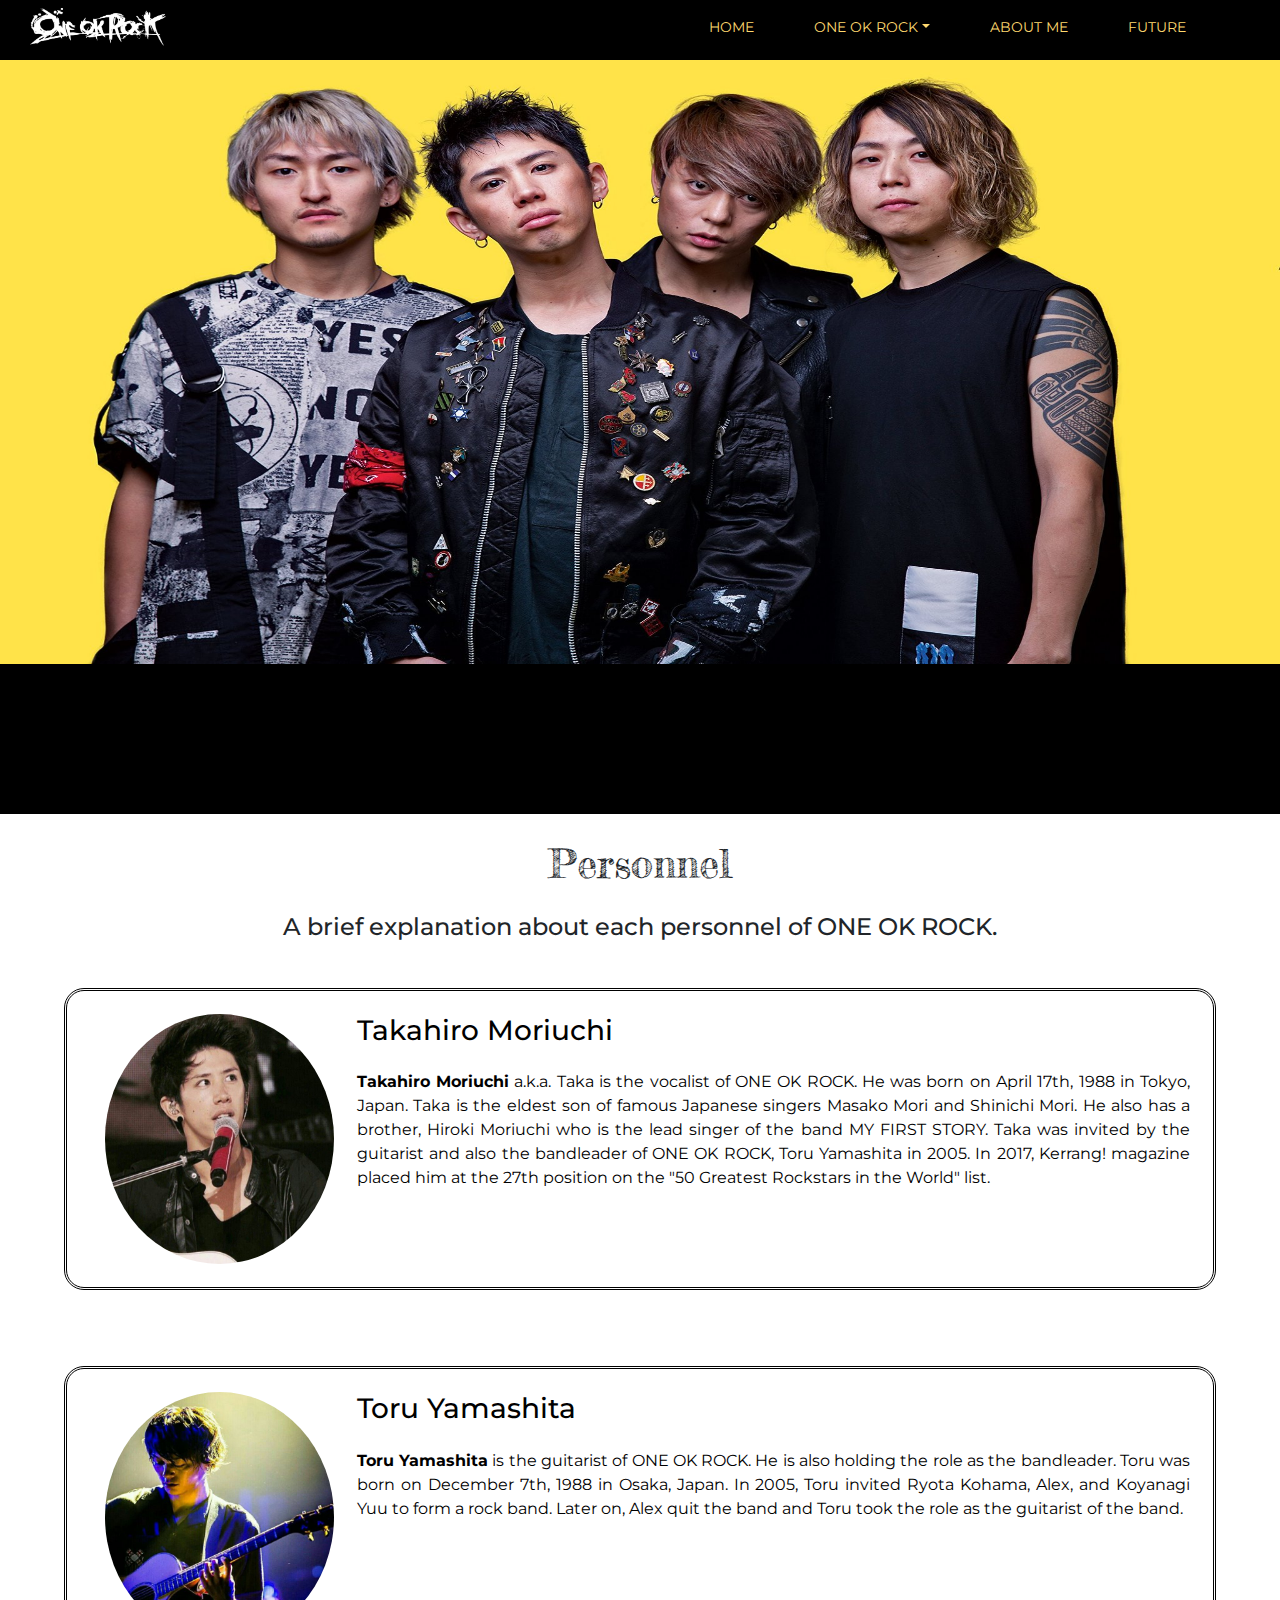
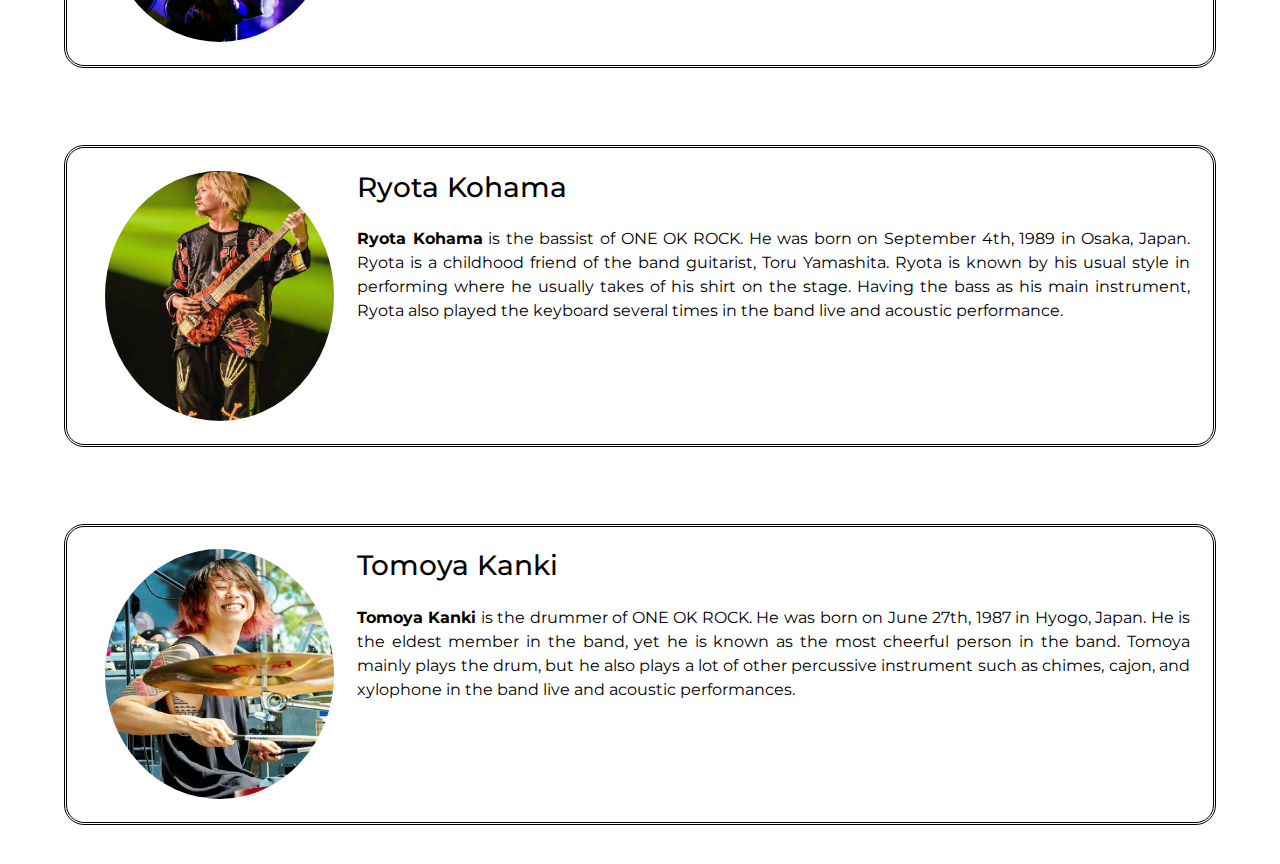
<file: html/personnel.html>
<!DOCTYPE html>
<html>
    <head>
        <title>ONE OK ROCK | Personnel</title>
        <link rel="icon" href="../homenav/favicon.ico">
        <link rel="stylesheet" href="../bootstrap-4.5.3-dist/bootstrap-4.5.3-dist/css/bootstrap.min.css">
        <link rel="stylesheet" href="../css/personnel.css">
        <link href="https://fonts.googleapis.com/css2?family=Fredericka+the+Great&family=Oswald:wght@300&display=swap" rel="stylesheet">
        <link href="https://fonts.googleapis.com/css2?family=Montserrat:wght@500&display=swap" rel="stylesheet">
    </head>

    <body>
    <!-- navbar -->
    <nav class="navbar-expand-sm fixed-top">
        <a href="../index.html"><img class="icon" src="../homenav/oor.png" alt="icon"></a>
        <ul class="navbar-nav">
            <li class="nav-item"><a href="../index.html">HOME</a></li>
            <li class="nav-item dropdown">
                <a class="dropdown-toggle" data-toggle="dropdown" data-target="dropdown_target" href="#">ONE OK ROCK</a>
                <div class="dropdown-menu" aria-labelledby="dropdown_target">
                    <a href="../html/personnel.html" class="dropdown-item">Personnel</a>
                    <a href="../html/discography.html" class="dropdown-item">Discography</a>
                </div>
            </li>
            <li class="nav-item"><a href="../html/about.html">ABOUT ME</a></li>
            <li class="nav-item"><a href="../html/future.html">FUTURE</a></li>
        </ul>
    </nav>

    <section>
        <img class="img-fluid header" src="../personnel/full.jpg" alt="Personnel">
    <div class="divider"></div>
    <div class="container-fluid lead">
        <h1>Personnel</h1>
        <h4>A brief explanation about each personnel of ONE OK ROCK.</h4>
    </div>
    <div class="ava">
        <img class="image" id="taka" src="../personnel/taka.jpeg">
        <span><h3 class="title">Takahiro Moriuchi</h3></span>
        <span><p class="text"><b>Takahiro Moriuchi</b> a.k.a. Taka is the vocalist of ONE OK ROCK. He was born on April 17th, 1988 in Tokyo, Japan.
            Taka is the eldest son of famous Japanese singers Masako Mori and Shinichi Mori. He also has a brother, Hiroki Moriuchi who is the lead singer
            of the band MY FIRST STORY. Taka was invited by the guitarist and also the bandleader of ONE OK ROCK, Toru Yamashita in 2005. In 2017, Kerrang! magazine
            placed him at the 27th position on the "50 Greatest Rockstars in the World" list.</p></span>
    </div>
    <div class="ava">
        <img class="image" id="toru" src="../personnel/toru.jpg">
        <span><h3 class="title">Toru Yamashita</h3></span>
        <span><p class="text"><b>Toru Yamashita</b> is the guitarist of ONE OK ROCK. He is also holding the role as the bandleader.
            Toru was born on December 7th, 1988 in Osaka, Japan. In 2005, Toru invited Ryota Kohama, Alex, and Koyanagi Yuu to form a rock band.
            Later on, Alex quit the band and Toru took the role as the guitarist of the band.</p></span>
    </div>
    <div class="ava">
        <img class="image" id="ryota" src="../personnel/ryota.png">
        <span><h3 class="title">Ryota Kohama</h3></span>
        <span><p class="text"><b>Ryota Kohama</b> is the bassist of ONE OK ROCK. He was born on September 4th, 1989 in Osaka, Japan. 
            Ryota is a childhood friend of the band guitarist, Toru Yamashita. 
            Ryota is known by his usual style in performing where he usually takes of his shirt on the stage. Having the bass as his main instrument, Ryota also played the keyboard several times
            in the band live and acoustic performance.</p></span>
    </div>
    <div class="ava">
        <img class="image" id="tomoya" src="../personnel/tomoya.jpg">
        <span><h3 class="title">Tomoya Kanki</h3></span>
        <span><p class="text"><b>Tomoya Kanki</b> is the drummer of ONE OK ROCK. He was born on June 27th, 1987 in Hyogo, Japan. He is the eldest member in the band, yet he is known as the most cheerful
            person in the band. Tomoya mainly plays the drum, but he also plays a lot of other percussive instrument such as chimes, cajon, and xylophone in the band live and acoustic performances.</p></span>
    </div>
    </section>
    <!-- Script Area -->
    <script src="https://code.jquery.com/jquery-3.5.1.slim.min.js" integrity="sha384-DfXdz2htPH0lsSSs5nCTpuj/zy4C+OGpamoFVy38MVBnE+IbbVYUew+OrCXaRkfj" crossorigin="anonymous"></script>
    <script src="https://cdn.jsdelivr.net/npm/bootstrap@4.5.3/dist/js/bootstrap.bundle.min.js" integrity="sha384-ho+j7jyWK8fNQe+A12Hb8AhRq26LrZ/JpcUGGOn+Y7RsweNrtN/tE3MoK7ZeZDyx" crossorigin="anonymous"></script>
    </body>
</html>
</file>
<file: css/style.css>
body{
    margin: 0;
    padding: 0;
    background: #fff
}

/*? Navbar */

.icon{
    width: 13%;
    padding: 8px 0 0 30px;
}

.dropdown:hover>.dropdown-menu{
    display: block;
}

nav{
    position: relative;
    width: 100%;
    height: 60px;
    background-color: #000;
}

nav ul{
    position: relative;
    top: 15px;
    right: 5%;
    margin: 0;
    float: right;
}

nav ul li{
    float: left;
    display: block;
    margin: 0 30px 0 30px;
}

nav ul li a{
    text-decoration: none;
    color: #ffd96f;
    font-family: 'Montserrat', sans-serif;
    font-size: 14px;
}

nav ul li a:hover{
    color: #aa841b;
    text-decoration: none;
}

/*?End of Navbar*/
/*! Carousel */

.headerbg{
    position: relative;
    width: 100%;
    opacity: 80%;
}

.lead{
    position: absolute;
    top: 80px;
    right: 250px;
}

.carousel{
    position: relative;
    text-align: center;
    color: white;
}

.centered{
    position: absolute;
    top: 56%;
    left: 50%;
    transform: translate(-50%, -210%);
    white-space: nowrap;
}

.centered hr{
    width: 80%;
    height: 2px;
    background-color: #fff;
}

.centered h2{
    font-size: 40px;
    font-family: 'Oswald', sans-serif;
    background-color: rgba(0, 20, 34, 0.3);
    border-radius: 5px;
}

/*!End of Carousel*/
/*? Black Divider */

.divider{
    width: 100%;
    height: 150px;
    background-color: #000;
}

/*?End of Black Divider*/
/*! Main Lead */

.blackLogo{
    display: block;
    width: 20%;
    margin: 4% auto 3% auto;
}

.mainhead{
    font-family: 'Fredericka the Great', cursive;
    text-align: center;
    margin-top: 3%;
}

.maininfo{
    font-family: 'Segoe UI', Tahoma, Geneva, Verdana, sans-serif;
    text-align: center;
    font-size: 18px;
}

/*!End of Main Lead*/
/*? Informations */

.divbg{
    background-color: #ffffff;
    border-color: black;
    border-width: 200px;
    margin: 0 0 0 0;
}

.divhead{
    font-family: 'Fredericka the Great', cursive;
    text-align: center;
    margin: 2% 0 2% 0;
}

/*? End of Informations*/
/*!Personnel Card */

.card{
    position: relative;
    height: 500px;
    width: 313px;
    display: block;
    background: white;
    box-shadow: 0 1px 2px 0 rgba(0,0,0,0.15);
    transition: 0.4s linear;
    float: left;
    margin: 10px 0 10px 20px;
}
.card:hover{
    box-shadow: 0 1px 35px 0 rgba(0,0,0,3);
}
.card .image{
    background: black;
    height: 400px;
    overflow: hidden;
}
.image img{
    height: 100%;
    width: 100%;
    transition: 0.3s;
}
.card.active .image img{
    transform: scale(1.1);
    opacity: 0.6;
}
.card .content{
    position: absolute;
    bottom: 0px;
    background: white;
    width: 100%;
    text-align: center;
    padding: 20px 30px;
}
.content .title{
    font-size: 24px;
    font-weight: 600;
    color: #333333;
}
.content .sub-title{
    font-size: 18px;
    font-weight: 500;
    color: #e74c3c;
    margin-bottom: 10px;
}
.bottom p{
    color: #666666;
    font-size: 16px;
    text-align: justify;
    line-height: 1.8em;
}
.bottom button{
    float: left;
    border-radius: 20px;
    padding: 7px 15px;
    font-size: 17px;
    background: #e74c3c;
    color: white;
    font-weight: 500;
    border: none;
    margin: 10px 0;
    cursor: pointer;
    transition: 0.3s ease;
}
.bottom button:hover{
    transform: scale(0.9);
    background: #e64533;
}

/*!End of Personnel Card*/
/*?Discography*/
.hyperlink{
    margin: 7% 42% 0 42%;
    color: black;
    font-family: 'Segoe UI', Tahoma, Geneva, Verdana, sans-serif;
    padding-left: 3.6%;
}
.hyperlink:hover{
    color: gray;
    text-decoration: none;
}
/*?End of Discography*/
/*!Footer*/
footer{
    width: 100%;
    height:180px;
    background: black;
    color: #ffd96f;
    font-family: 'Montserrat', sans-serif;
    padding: 2%;
    margin-top: 5%;
}

footer h3{
    font-size: 20px;
}

footer p{
    margin: 0;
}

#barcode{
    float: right;
    font-family: 'Libre Barcode 39 Text', cursive;
    font-size: 30px;
    position: relative;
    bottom: 50px;
    right: 3%;
}
/*!End of Footer*/
</file>
<file: css/discography.css>
*, body{
    margin: 0;
    padding: 0;
}

body{
    background: #1a1313;
}

/*! Navbar */

.icon{
    width: 13%;
    padding: 8px 0 0 30px;
}

.dropdown:hover>.dropdown-menu{
    display: block;
}

nav{
    position: relative;
    width: 100%;
    height: 60px;
    background-color: rgb(0, 0, 0);
}

nav ul{
    position: relative;
    top: 15px;
    right: 5%;
    margin: 0;
    float: right;
}

nav ul li{
    float: left;
    display: block;
    margin: 0 30px 0 30px;
}

nav ul li a{
    text-decoration: none;
    color: #ffd96f;
    font-family: 'Montserrat', sans-serif;
    font-size: 14px;
}

nav ul li a:hover{
    color: #aa841b;
    text-decoration: none;
}

/*!End of Navbar*/
/*? Header */
.seccont{
    margin-top: 4%;
}

.head{
    text-align: center;
    font-family: 'Fredericka the Great', cursive;
    color: white;
    padding: 0;
}

.headtitle{
    font-size: 70px;
}

.headp{
    font-size: 25px;
}

/*?End of Header */
/*!Carousel*/
.container{
    width: 50%;
    padding-top: 3.5%;
}

.caro{
    margin-left: 31%;
}

.bgslide{
    background: #1a1313;
    width: 100%;
    height: 650px;
    margin: auto;
}

/*!End of carousel*/
/** Album Description */
.alphleft{
    width: 20%;
    margin: 30px 25px 30px 10px;
    float: left;
    box-shadow: 0 1px 10px 0 #fff;
}

.title{
    margin-top: 3%;
}

.desc{
    background: black;
    width: 90%;
    border-radius: 20px;
    color: white;
    float: left;
    text-align: justify;
    margin: 2% 2%;
    font-family: 'Segoe UI', Tahoma, Geneva, Verdana, sans-serif;
}

/** End of Album Description */
</file>
<file: css/future.css>
body{
    margin: 0;
    padding: 0;
    background: #fff
}

/*? Navbar */

.icon{
    width: 13%;
    padding: 8px 0 0 30px;
}

.dropdown:hover>.dropdown-menu{
    display: block;
}

nav{
    position: relative;
    width: 100%;
    height: 60px;
    background-color: #000;
}

nav ul{
    position: relative;
    top: 15px;
    right: 5%;
    margin: 0;
    float: right;
}

nav ul li{
    float: left;
    display: block;
    margin: 0 30px 0 30px;
}

nav ul li a{
    text-decoration: none;
    color: #ffd96f;
    font-family: 'Montserrat', sans-serif;
    font-size: 14px;
}

nav ul li a:hover{
    color: #aa841b;
    text-decoration: none;
}

/*?End of Navbar*/
/*! Animations */

.sea{
    height: 100vh;
    background: linear-gradient(0deg,#3498db 50%, #fff 0%);
    display: flex;
    justify-content: center;
    align-items: center;
}

.floating-text{
    text-transform: uppercase;
    font-size: 80px;
    font-weight: 900;
    letter-spacing: 6px;
    color: #ffffff40;
    transform: translateY(0);
    animation: f11 3s infinite linear;
}

.floating-text::before{
    content: attr(data-text);
    position: absolute;
    color: #000;
    clip-path: polygon(0 0 ,100% 0,100% 50%,0 50%);
    animation: f12 3s infinite linear;
}

@keyframes f11{
    30%{
        transform: translateY(10%) rotate(4deg);
    }
    70%{
        transform: translateY(10%) rotate(-4deg);
    }
}

@keyframes f12{
    30%{
        clip-path: polygon(0 0,100% 0,100% 50%,0 50%);
    }
    70%{
        clip-path: polygon(0 0,100% 0,100% 56%,0 24%);
    }
}

/*! End of Animations */
/*? Scroll down contents */
.continue{
    width: 100%;
    height: 1517vh;
    background-image: linear-gradient(#3498db,#142738,#09191c)
}

.text{
    text-align: center;
}

.text h1{
    font-family: 'Montserrat', sans-serif;
    font-weight: 900;
    color: #c2d3d6;
}

.text h2{
    font-family: 'Montserrat', sans-serif;
    font-weight: 900;
    color: #c2d3d6;
    margin-top: 30%;
}

.text h5{
    font-family: 'Montserrat', sans-serif;
    font-weight: 900;
    color: #c2d3d6;
}

.text h3{
    font-family: 'Montserrat', sans-serif;
    font-weight: 900;
    color: #c2d3d6;
}

#treasure{
    width: 53.5%;
    justify-content: center;
    margin-top: 6%;
}

/*?End of contents*/
</file>
<file: css/personnel.css>
body{
    margin: 0;
    padding: 0;
    background: #fff

}

/*? Navbar */

.icon{
    width: 13%;
    padding: 8px 0 0 30px;
}

.dropdown:hover>.dropdown-menu{
    display: block;
}

nav{
    position: relative;
    width: 100%;
    height: 60px;
    background-color: #000;
}

nav ul{
    position: relative;
    top: 15px;
    right: 5%;
    margin: 0;
    float: right;
}

nav ul li{
    float: left;
    display: block;
    margin: 0 30px 0 30px;
}

nav ul li a{
    text-decoration: none;
    color: #ffd96f;
    font-family: 'Montserrat', sans-serif;
    font-size: 14px;
}

nav ul li a:hover{
    color: #aa841b;
    text-decoration: none;
}

/*?End of Navbar*/
/*! Header */

.header{
    width: 100%;
    height: 41.5em;
}

.divider{
    width: 100%;
    height: 150px;
    background: black;
}

/*!End of header*/
/*? Contents*/

.lead{
    text-align: center;
    margin-top: 2%;
    font-family: 'Fredericka the Great', cursive;
}

.lead h4{
    font-family: 'Montserrat', sans-serif;
    margin-top: 2%;
}

.image{
    width: 20%;
    height: 250px;
    margin: 2% 2% 2% 3.3%;
    border-radius: 50%;
    float: left;
}

.ava{
    width: 90%;
    background: #fff;
    border-color: black;
    border: 3px;
    border-style: double;
    border-radius: 20px;
    margin: 3% 5%;
    color: black;
    float: left;
    text-align: justify;
    font-family: 'Montserrat', sans-serif;
}

.ava img:hover{
    box-shadow: 0 1px 35px 0 rgba(0,0,0,3);
}

.title{
    margin: 2% 0;
}

.text{
    margin: 0 2%;
}

/*?Contents*/
</file>
